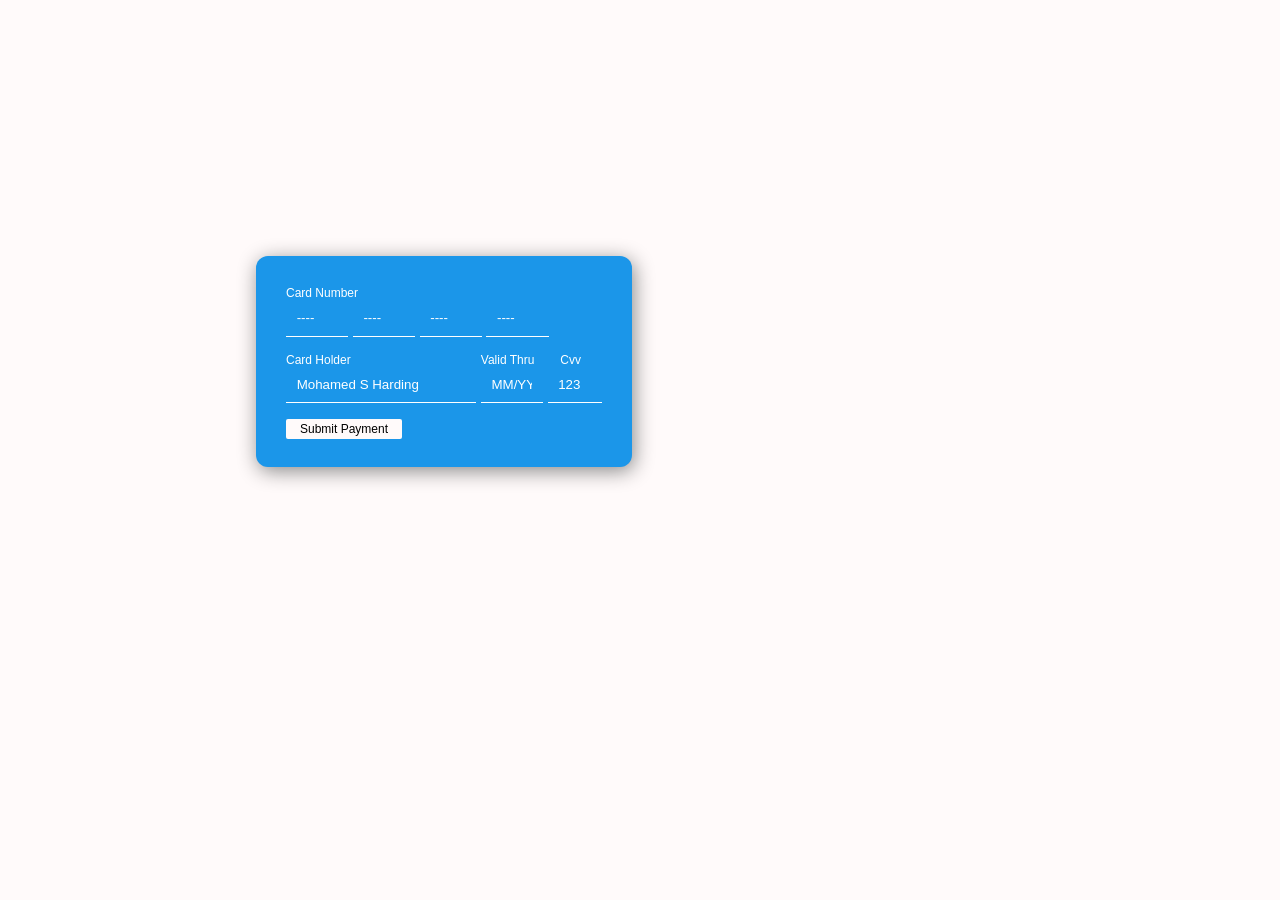
<file: css/checkout-form/index.html>
<!DOCTYPE html>
<html lang="en">
<head>
  <meta charset="UTF-8">
  <meta name="viewport" content="width=device-width, initial-scale=1.0">
  <meta http-equiv="X-UA-Compatible" content="ie=edge">
  <title>Checkout & Pay</title>

  <link rel="stylesheet" href="css/main.css" >

</head>
<body>

  <!-- Wrapper Starts-->
  <div class="wrapper">
    <div class="row">
      <div class="container">
        <form class="checkout-form" action="#">
          <div class="pay-card">
              <div class="card-digits">
                <label for="number">Card Number</label>
                <input type="text" size="4" placeholder="----">
                <input type="text" size="4" placeholder="----">
                <input type="text" size="4" placeholder="----">
                <input type="text" size="4" placeholder="----">
              </div>
              <div class="card-name">
                <!-- Card Fields -->
                  <label for="name">Card Holder</label>
                  <input type="text" placeholder="Mohamed S Harding">
                  <label for="date">Valid Thru</label>
                  <input type="text" size="4" placeholder="MM/YY">
                  <label for="cvv">Cvv</label>
                  <input id="cvv" type="text" size="3" placeholder="123">
              </div>
              <!-- Submit Button-->
              <div class="button">
                  <a class="btn-primary" href="#">Submit Payment</a>
              </div>
          </div>
        </form>
      </div>
    </div>
  </div>
  
</body>
</html>
</file>
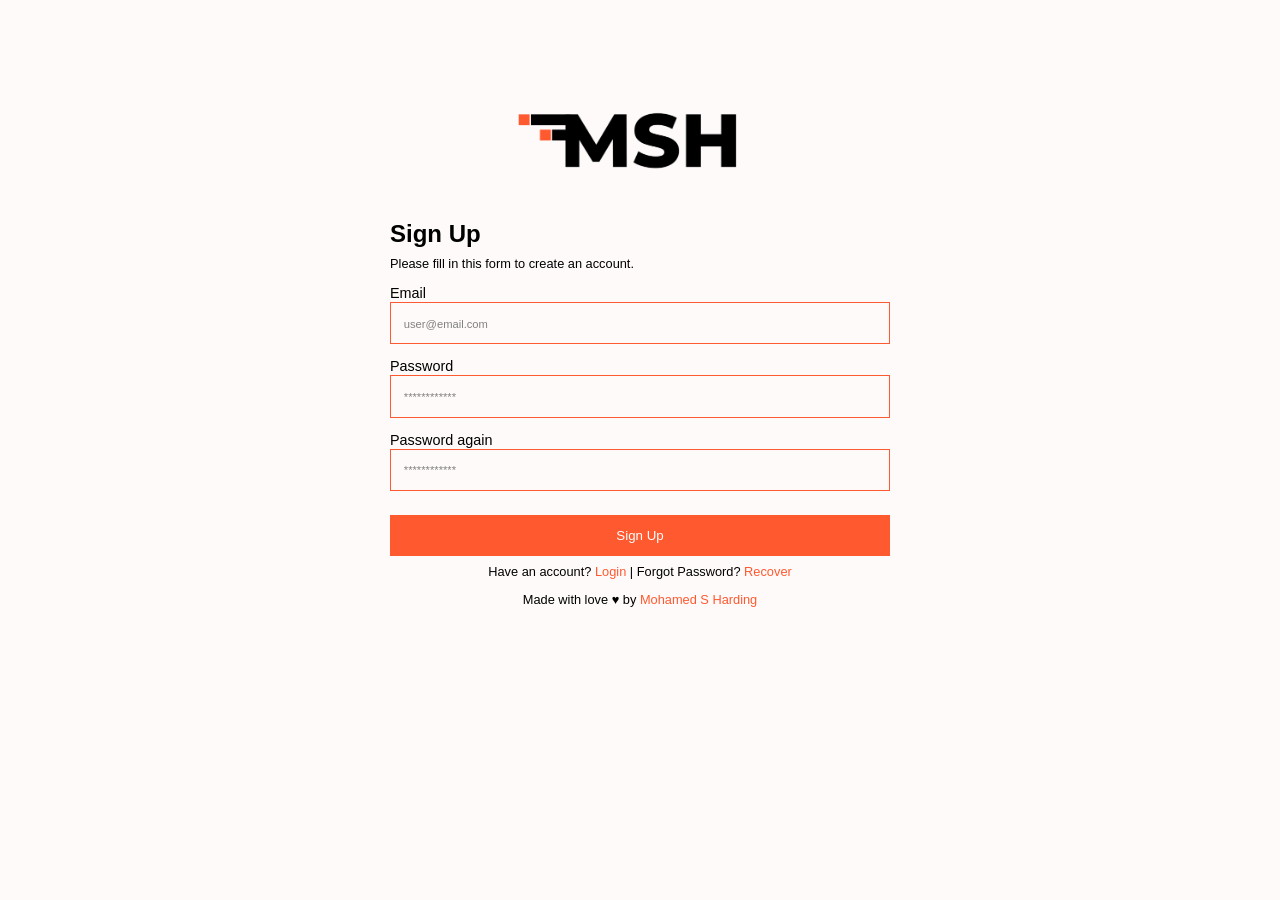
<file: css/master-signup-form/index.html>
<!DOCTYPE html>
<html lang="en">

<head>
    <meta charset="UTF-8">
    <meta name="viewport" content="width=device-width, initial-scale=1.0">
    <meta http-equiv="X-UA-Compatible" content="ie=edge">
    <link rel="stylesheet" href="css/main.css">
    <title>Mohamed S Harding: Register</title>
</head>

<body>

    <div class="container">
        <div class="heading">
            <img class="logo" src="img/logo.png">
            <h2>Sign Up</h2>
            <p class="lead">Please fill in this form to create an account.</p>
        </div>
        <div class="form">
            <form>
                <label for="email"> Email </label>
                <input type="text" name="email" placeholder="user@email.com">
                <label for="password"> Password </label>
                <input type="password" name="password" placeholder="************" required>
                <label for="password"> Password again </label>
                <input type="password" name="password-again" placeholder="************">
            </form>
        </div>
        <div class="footer">
            <button class="btn-primary">Sign Up</button>
            <div class="info">
                <span class="footer-info">
                    <p class="lead"> Have an account? <a href="login.html"> Login </a> | Forgot Password? <a href="forgot-password.html">Recover</a></p>
                    <p class="lead">Made with love &hearts; by <a href="https://sinhard.github.io" target="blank"> Mohamed S Harding</a></p> 
                </span>
            </div>
        </div>
    </div>

</body>

</html
</file>
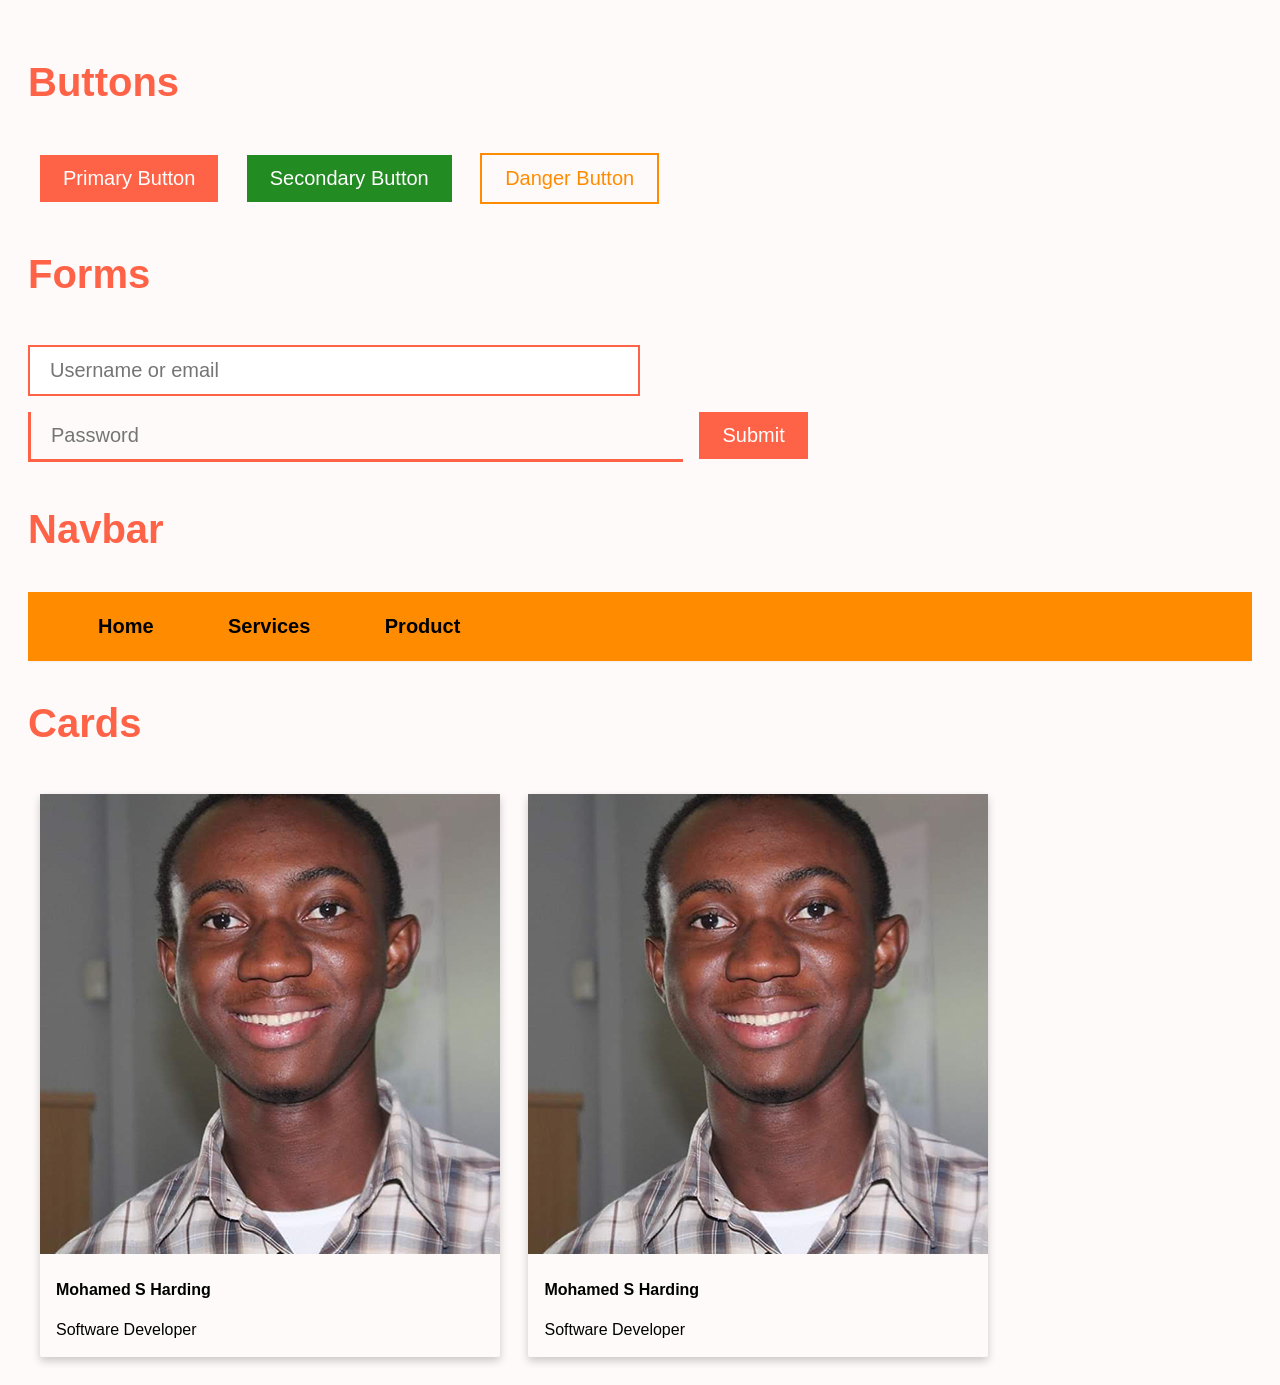
<file: css/mini-css-library/index.html>
<!DOCTYPE html>
<html lang="en">
<head>
    <meta charset="UTF-8">
    <meta name="viewport" content="width=device-width, initial-scale=1.0">
    <meta http-equiv="X-UA-Compatible" content="ie=edge">
    <link rel="stylesheet" href="css/main.css" >
    <title>Buttons</title>
</head>
<body>
    <div class="wrapper">
        <div id="buttons">
            <p class="lead">Buttons</p>
            <div class="row">
                    <button class="btn-primary">Primary Button</buttons>  
            </div>
            <div class="row">
                    <button class="btn-secondary">Secondary Button</buttons>
            </div>
            <div class="row">
                <button class="btn-danger">Danger Button</buttons>
            </div>
        </div>
        <div id="forms">
            <p class="lead">Forms</p>
                <input id="inp-primary" type="text" placeholder="Username or email"></input>
                <input id="inp-primary" type="password" placeholder="Password"></input>
                <div class="row">
                    <button class="btn-primary">Submit</buttons>
                </div>
        </div>
        <div id="navbar">
            <p class="lead">Navbar</p>
            <nav id="primary">
                <ul>
                    <li><a href="#">Home</a></li>
                    <li><a href="#">Services</a></li>
                    <li><a href="#">Product</a></li>
                </ul>
            </nav>
        </div>
        <div id="cards">
            <p class="lead">Cards</p>
            <div class="row">
                <div class="card">
                    <img src="img/avata.jpeg"></img>
                    <div class="container">
                        <h4><b>Mohamed S Harding</b></h4>
                        <p>Software Developer</p>
                    </div>
                </div>
            </div>
            <div class="row">
                <div class="card">
                    <img src="img/avata.jpeg"></img>
                    <div class="container">
                        <h4><b>Mohamed S Harding</b></h4>
                        <p>Software Developer</p>
                    </div>
                </div>
            </div>
        </div>
    </div>
</body>
</html>
</file>
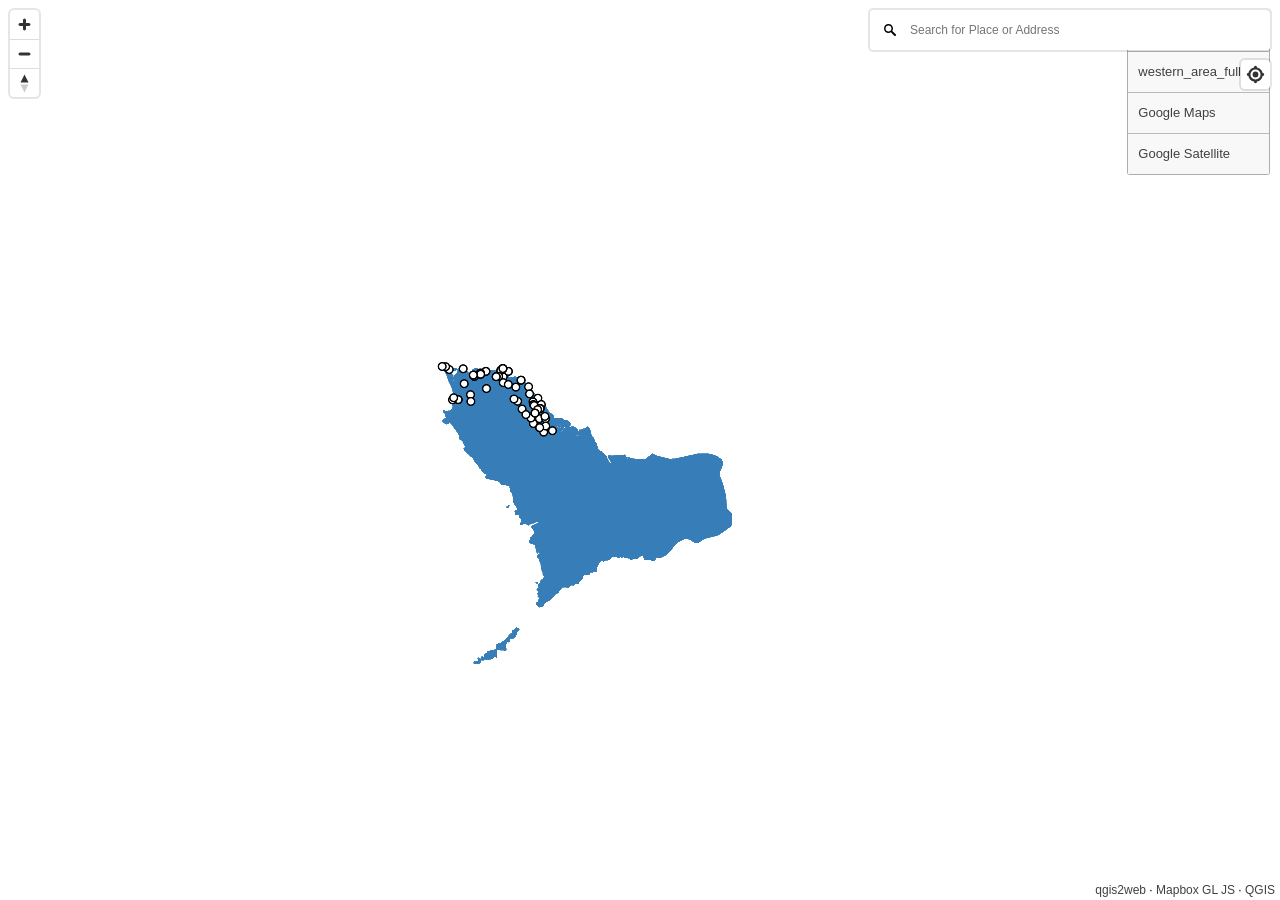
<file: geospatial-analysis-mapping/freetown-settlements/index.html>
<!doctype html>
<html lang="en">
    <head>
        <meta charset="utf-8">
        <meta http-equiv="X-UA-Compatible" content="IE=edge">
        <meta name="viewport" content="initial-scale=1,user-scalable=no,maximum-scale=1,width=device-width">
        <meta name="mobile-web-app-capable" content="yes">
        <meta name="apple-mobile-web-app-capable" content="yes">
        <link rel="stylesheet" href="mapbox/mapbox-gl.css">
        <link rel="stylesheet" href="css/qgis2web.css">
        <link rel="stylesheet" href="mapbox/mapbox-gl-generic-geocoder.css">
        <style>
        html, body, #map {
            width: 100%;
            height: 100%;
            padding: 0;
            margin: 0;
        }
        </style>
        <title>Freetown Settlements</title>
    </head>
    <body>
        <div id="map">
            <nav id="menu"></nav>
              <div id="distance" class="distance-container"></div>
        </div>
        <script src="js/qgis2web_expressions.js"></script>
        <script src="./mapbox/mapbox-gl.js"></script>
        <script src="mapbox/mapbox-gl-generic-geocoder.min.js"></script>
        <script src="data/western_area_full_2.js"></script>
        <script src="data/western_area_points_3.js"></script>
<script src="./mapbox/style.js"></script>
<script src="./js/Autolinker.min.js"></script>
<script>
var map = new mapboxgl.Map({
 container: 'map',
 style: styleJSON,
 center: [-13.022531752743497,8.383197702001526],
 zoom: 9,
 bearing: 360.0,
 attributionControl: false
});
map.addControl(new mapboxgl.NavigationControl(), 'top-left');
map.addControl(new mapboxgl.AttributionControl({
    customAttribution: '<a href="https://github.com/tomchadwin/qgis2web" target="_blank">qgis2web</a> &middot; <a href="https://github.com/mapbox/mapbox-gl-js" target="_blank">Mapbox GL JS</a> &middot; <a href="https://qgis.org" target="_blank">QGIS</a>',
    compact: false
}));
var autolinker = new Autolinker({truncate: {length: 30, location: 'smart'}});

map.on('click', 'lyr_western_area_full_2_0', function (e) {
    var description = '<table>\
                    <tr>\
                        <td colspan="2">' + (e.features[0].properties['NAME_1'] !== null ? autolinker.link(e.features[0].properties['NAME_1'].toLocaleString()) : '') + '</td>\
                    </tr>\
                    <tr>\
                        <td colspan="2">' + (e.features[0].properties['Male_CC'] !== null ? autolinker.link(e.features[0].properties['Male_CC'].toLocaleString()) : '') + '</td>\
                    </tr>\
                    <tr>\
                        <td colspan="2">' + (e.features[0].properties['Female_CC'] !== null ? autolinker.link(e.features[0].properties['Female_CC'].toLocaleString()) : '') + '</td>\
                    </tr>\
                    <tr>\
                        <td colspan="2">' + (e.features[0].properties['Total_CC'] !== null ? autolinker.link(e.features[0].properties['Total_CC'].toLocaleString()) : '') + '</td>\
                    </tr>\
                    <tr>\
                        <td colspan="2">' + (e.features[0].properties['No_Immu'] !== null ? autolinker.link(e.features[0].properties['No_Immu'].toLocaleString()) : '') + '</td>\
                    </tr>\
                    <tr>\
                        <td colspan="2">' + (e.features[0].properties['Pop'] !== null ? autolinker.link(e.features[0].properties['Pop'].toLocaleString()) : '') + '</td>\
                    </tr>\
                </table>'

    new mapboxgl.Popup()
        .setLngLat(e.lngLat)
        .setHTML(description)
        .addTo(map);
});

// Change the cursor to a pointer when the mouse is over the places layer.
map.on('mouseenter', 'lyr_western_area_full_2_0', function () {
    map.getCanvas().style.cursor = 'pointer';
});

// Change it back to a pointer when it leaves.
map.on('mouseleave', 'lyr_western_area_full_2_0', function () {
    map.getCanvas().style.cursor = '';
});
map.on('click', 'lyr_western_area_points_3_0', function (e) {
    var description = '<table>\
                    <tr>\
                        <td colspan="2">' + (e.features[0].properties['OBJECTID'] !== null ? autolinker.link(e.features[0].properties['OBJECTID'].toLocaleString()) : '') + '</td>\
                    </tr>\
                    <tr>\
                        <td colspan="2"><strong>Name</strong><br />' + (e.features[0].properties['featureNam'] !== null ? autolinker.link(e.features[0].properties['featureNam'].toLocaleString()) : '') + '</td>\
                    </tr>\
                    <tr>\
                        <td colspan="2">' + (e.features[0].properties['pcode'] !== null ? autolinker.link(e.features[0].properties['pcode'].toLocaleString()) : '') + '</td>\
                    </tr>\
                    <tr>\
                        <td colspan="2">' + (e.features[0].properties['featureAlt'] !== null ? autolinker.link(e.features[0].properties['featureAlt'].toLocaleString()) : '') + '</td>\
                    </tr>\
                    <tr>\
                        <td colspan="2">' + (e.features[0].properties['featureA_1'] !== null ? autolinker.link(e.features[0].properties['featureA_1'].toLocaleString()) : '') + '</td>\
                    </tr>\
                    <tr>\
                        <td colspan="2">' + (e.features[0].properties['popPlaceCl'] !== null ? autolinker.link(e.features[0].properties['popPlaceCl'].toLocaleString()) : '') + '</td>\
                    </tr>\
                    <tr>\
                        <td colspan="2">' + (e.features[0].properties['popPlace_1'] !== null ? autolinker.link(e.features[0].properties['popPlace_1'].toLocaleString()) : '') + '</td>\
                    </tr>\
                    <tr>\
                        <td colspan="2">' + (e.features[0].properties['admin4Name'] !== null ? autolinker.link(e.features[0].properties['admin4Name'].toLocaleString()) : '') + '</td>\
                    </tr>\
                    <tr>\
                        <td colspan="2">' + (e.features[0].properties['admin4Pcod'] !== null ? autolinker.link(e.features[0].properties['admin4Pcod'].toLocaleString()) : '') + '</td>\
                    </tr>\
                    <tr>\
                        <th scope="row">Zone</th>\
                        <td>' + (e.features[0].properties['admin3Name'] !== null ? autolinker.link(e.features[0].properties['admin3Name'].toLocaleString()) : '') + '</td>\
                    </tr>\
                    <tr>\
                        <td colspan="2">' + (e.features[0].properties['admin3Pcod'] !== null ? autolinker.link(e.features[0].properties['admin3Pcod'].toLocaleString()) : '') + '</td>\
                    </tr>\
                    <tr>\
                        <td colspan="2">' + (e.features[0].properties['admin2Name'] !== null ? autolinker.link(e.features[0].properties['admin2Name'].toLocaleString()) : '') + '</td>\
                    </tr>\
                    <tr>\
                        <td colspan="2">' + (e.features[0].properties['admin2Pcod'] !== null ? autolinker.link(e.features[0].properties['admin2Pcod'].toLocaleString()) : '') + '</td>\
                    </tr>\
                    <tr>\
                        <td colspan="2">' + (e.features[0].properties['admin1Name'] !== null ? autolinker.link(e.features[0].properties['admin1Name'].toLocaleString()) : '') + '</td>\
                    </tr>\
                    <tr>\
                        <td colspan="2">' + (e.features[0].properties['admin1Pcod'] !== null ? autolinker.link(e.features[0].properties['admin1Pcod'].toLocaleString()) : '') + '</td>\
                    </tr>\
                    <tr>\
                        <td colspan="2">' + (e.features[0].properties['admin0Name'] !== null ? autolinker.link(e.features[0].properties['admin0Name'].toLocaleString()) : '') + '</td>\
                    </tr>\
                    <tr>\
                        <td colspan="2">' + (e.features[0].properties['admin0Pcod'] !== null ? autolinker.link(e.features[0].properties['admin0Pcod'].toLocaleString()) : '') + '</td>\
                    </tr>\
                    <tr>\
                        <td colspan="2">' + (e.features[0].properties['date'] !== null ? autolinker.link(e.features[0].properties['date'].toLocaleString()) : '') + '</td>\
                    </tr>\
                    <tr>\
                        <td colspan="2">' + (e.features[0].properties['validOn'] !== null ? autolinker.link(e.features[0].properties['validOn'].toLocaleString()) : '') + '</td>\
                    </tr>\
                    <tr>\
                        <td colspan="2">' + (e.features[0].properties['validTo'] !== null ? autolinker.link(e.features[0].properties['validTo'].toLocaleString()) : '') + '</td>\
                    </tr>\
                </table>'

    new mapboxgl.Popup()
        .setLngLat(e.lngLat)
        .setHTML(description)
        .addTo(map);
});

// Change the cursor to a pointer when the mouse is over the places layer.
map.on('mouseenter', 'lyr_western_area_points_3_0', function () {
    map.getCanvas().style.cursor = 'pointer';
});

// Change it back to a pointer when it leaves.
map.on('mouseleave', 'lyr_western_area_points_3_0', function () {
    map.getCanvas().style.cursor = '';
});
    var toggleableLayerIds = ['lyr_western_area_points_3_0', 'western_area_points','lyr_western_area_full_2_0', 'western_area_full','lyr_GoogleMaps_1_0', 'Google Maps','lyr_GoogleSatellite_0_0', 'Google Satellite'];

    for (var i = 0; i < toggleableLayerIds.length; i=i+2) {
        var id = toggleableLayerIds[i];
        var layerName = toggleableLayerIds[i+1]

        var link = document.createElement('a');
        link.href = '#';
        link.className = 'active';
        link.layer = id;
        link.textContent = layerName;

        link.onclick = function (e) {
            var clickedLayer = this.layer;
            e.preventDefault();
            e.stopPropagation();

            var visibility = map.getLayoutProperty(clickedLayer, 'visibility');

            if (typeof visibility === 'undefined' || visibility == 'visible') {
                map.setLayoutProperty(clickedLayer, 'visibility', 'none');
                this.className = '';
            } else {
                this.className = 'active';
                map.setLayoutProperty(clickedLayer, 'visibility', 'visible');
            }
        };

        var layers = document.getElementById('menu');
        layers.appendChild(link);
    }
        var geocodeNominatimRequest = function(query, mapBounds, options) {
        var params = { format: "json", q: query, limit: options.limit };
        var urlParams = new URLSearchParams(Object.entries(params));

        return fetch("http://nominatim.openstreetmap.org/search?" + urlParams)
            .then(function(response) {
                if(response.ok) {
                    return response.json();
                } else {
                    return [];
                }
            }).then(function(json) {
                return json.map(function(result) {
                    return {
                        name: result.display_name,
                        lat: result.lat,
                        lon: result.lon,
                        bbox: [result.boundingbox[2], result.boundingbox[0],
                               result.boundingbox[3], result.boundingbox[1]]
                    };
                });
            });
        };

        map.addControl(new MapboxGenericGeocoder({}, geocodeNominatimRequest));
</script>
        <script>
        map.addControl(
            new mapboxgl.GeolocateControl({
                positionOptions: {
                    enableHighAccuracy: true
                },
                trackUserLocation: true
            })
        );
        </script>
    </body>
</html>
</file>
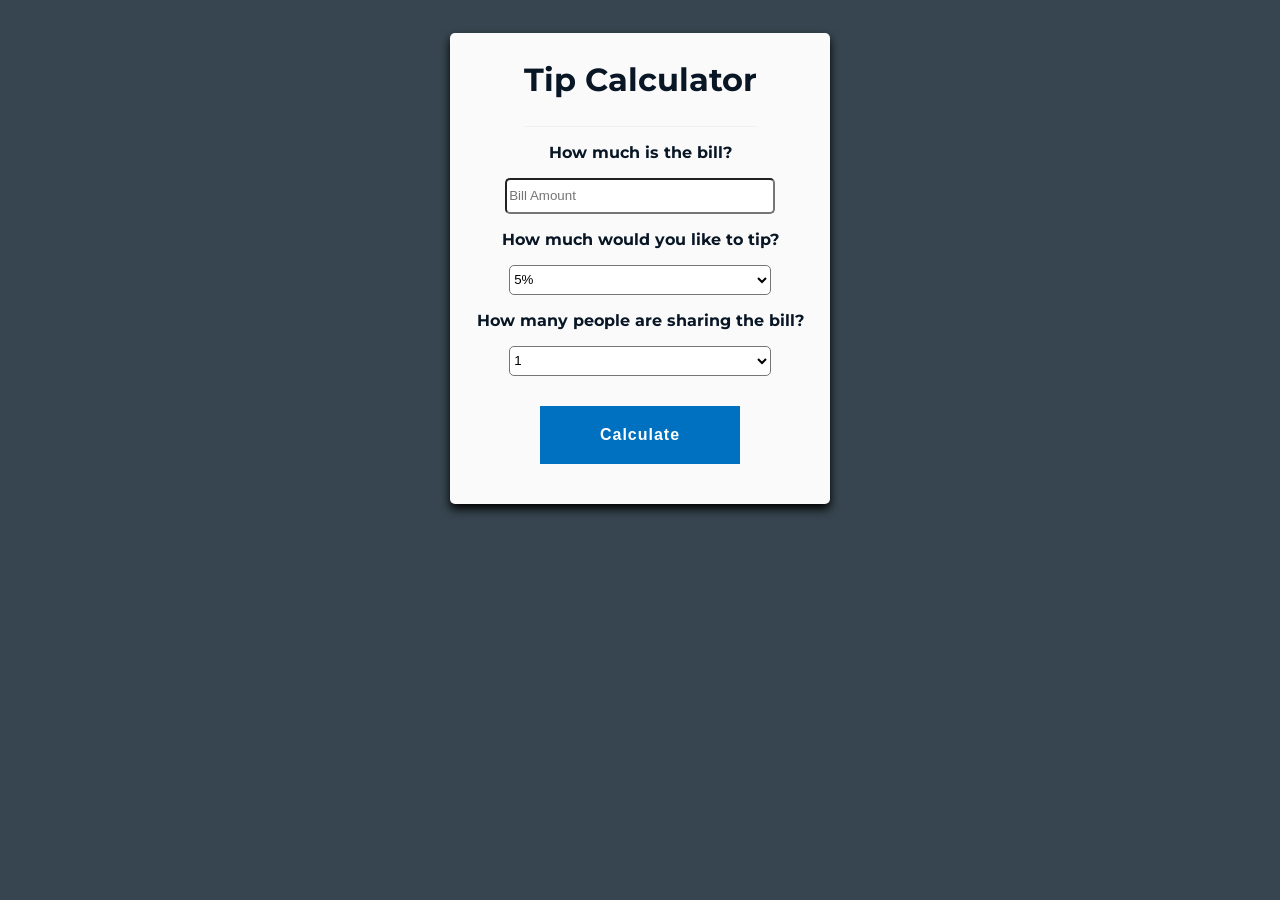
<file: js/tips-calculator/index.html>
<!DOCTYPE html>
<html lang="en">

<head>
	<meta charset="utf-8">
	<title>Tip Calculator</title>
	<link rel="stylesheet" type="text/css" href="style.css">
</head>

<body>
	<div class="container">
		<div class="header">
			<h2>Tip Calculator</h2>
		</div>
		<form>
			<p><b>How much is the bill?</b></p>
			<input type="number" id="amount" placeholder="Bill Amount" maxlength="9">
			<p><b>How much would you like to tip?</b></p>
			<select id="tip">
				<option value="0.05">5%</option>
				<option value="0.1">10%</option>
				<option value="0.15">15%</option>
				<option value="0.2">20%</option>
				<option value="0.3">30%</option>
			</select>
			<p><b>How many people are sharing the bill?</b></p>
			<select id="numberPeople">
				<option value="1">1</option>
				<option value="2">2</option>
				<option value="3">3</option>
				<option value="4">4</option>
				<option value="5">5</option>
				<option value="6">6</option>
				<option value="7">7</option>
				<option value="8">8</option>
				<option value="9">9</option>
				<option value="10">10</option>
				<option value="11">11</option>
				<option value="12">12</option>
				<option value="13">13</option>
				<option value="14">14</option>
				<option value="15">15</option>
				<option value="16">16</option>
				<option value="17">17</option>
				<option value="18">18</option>
				<option value="19">19</option>
				<option value="20">20</option>
			</select>
		</form>
		<button class="calc" onclick="calculateTip()">Calculate</button>
		<div id="single">
			<p><b>Tip: Le. <span id="tipAmount"></span></b></p>
			<p><b>Total: Le. <span id="billTotal"></span></b></p>
		</div>
		<div id="multiple">
			<p><b>Tip Per Person: Le<span id="totalTipMultiple"></span></b></p>
			<p><b>Total Per Person: Le<span id="totalAmountEach"></span></b></p>
			<p><b>Bill Total: Le<span id="billTotalmultiple"></span></b></p>
		</div>
	</div>
	<script src="app.js"></script>
</body>

</html>
</file>
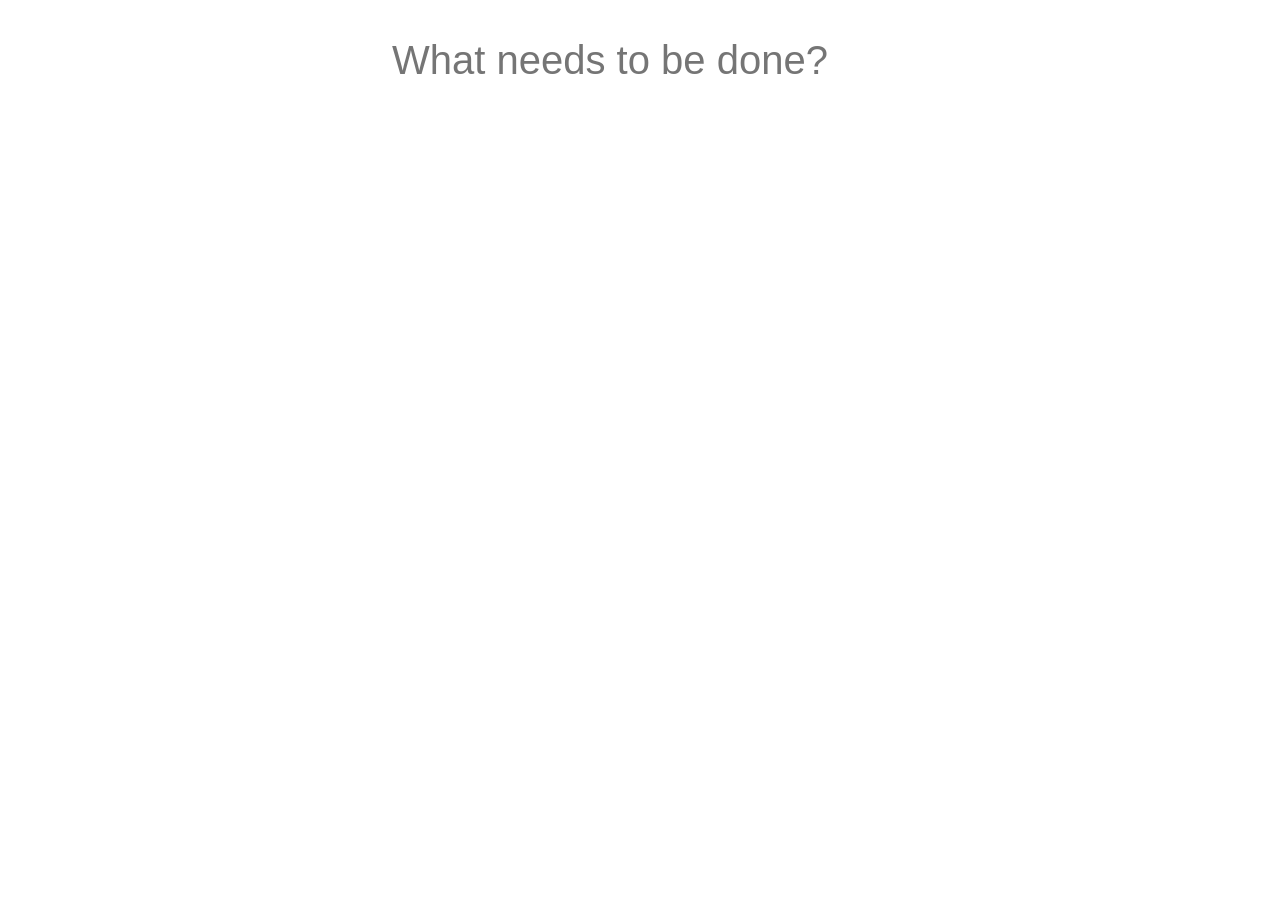
<file: js/to-do-List/index.html>
<!DOCTYPE html>
<html lang="en">
<head>
    <meta charset="UTF-8">
    <meta name="viewport" content="width=device-width, initial-scale=1.0">
    <meta http-equiv="X-UA-Compatible" content="ie=edge">
    <title>To-do List</title>
    <link rel="stylesheet" href="css/main.css">
</head>
<body>
    <!-- Accepts Input From User -->
    <input id="input" type="text" placeholder="What needs to be done?">

    <!-- Handler to display to-do list -->
    <ul id="list"></ul>

    <!-- To-do list script-->
    <script type="text/javascript" src="js/main.js"></script>
</body>
</html>
</file>
<file: css/checkout-form/css/main.css>
/*
Author: Mohamed S Harding
Description: Simple Credit Card Checkout Form
*/
@import 'responsive.css';
body {
    margin: 0%;
    background-color: snow;
    font-family: sans-serif;
}

.wrapper {
    margin: 20%;
}

.row {
    display: block;
}

.container {
    display: block;
}

.checkout-form {
    display: inline-block;
    border: none;
    background-color: rgb(27, 150, 233);
    padding: 30px;
    border-radius: 12px;
    box-shadow: 2px 4px 20px #888;
}

fieldset {
    color: yellow;
}

/* Inputs */

input {
    border: none;
    border-bottom: 1px solid #fff;
    background-color: transparent;
    outline: none;
    padding: 0.8em;
    margin-top: 1em;
}

#cvv {
   
}

/* Labels */

label[for=number] {
    color: #fff;
    font-size: 12px;
    position: absolute;
    text-align: center;
}

label[for=name] {
    color: #fff;
    font-size: 12px;
    position: absolute;
    text-align: center;
}

label[for=date] {
    color: #fff;
    font-size: 12px;
    position: absolute;
    text-align: center;
}

label[for=cvv] {
    color: #fff;
    font-size: 12px;
    position: absolute;
    margin-left: 1%;
    text-align: center;
}

/* Classes */

.button {
    margin-top: 1em;
}

.card-name {
    margin-top: 1em;
}

/* Placeholders */
::placeholder {
    color: #fff;
    opacity: 1;
}

/* Buttons */
.btn-primary {
    padding: 3px 14px;
    background-color: snow;
    border-radius: 2px;
}

.btn-primary:hover {
    background-color:  tomato;
    border: none;
    transition: 0.3ms;
    color: #fff;
    transition: 0.2ms
    box-shadow: 2px 4px 10px #888;
}

a.btn-primary {
    text-decoration: none;
    font-size: 12px;
    font-weight: 800px;
    color: #000;
    font-family: sans-serif;
    text-align: center;
    text-align: center;
}
</file>
<file: css/master-signup-form/css/main.css>
/**
     * @Author: Mohamed S Harding
     * @Title: Dummy User Registration Form
     * @Client: Mohamed S Harding
     */
        /* Default */
        
        * {
            padding: 0%;
            margin: 0%;
            box-sizing: border-box;
        }
        
        body {
            background-color: snow;
            color: #fff;
            font-family: -apple-system, BlinkMacSystemFont, 'Segoe UI', Roboto, Oxygen, Ubuntu, Cantarell, 'Open Sans', 'Helvetica Neue', sans-serif;
        }
        
        p {
            color: #ff592f;
            font-size: 0.8rem;
        }
        
        h2 {
            color: #000;
            text-align: left;
            padding-top: 1rem;
        }
        
        label {
            color: #000;
            font-size: 0.9rem;
            margin-bottom: 0.8rem;
            font-weight: 800%;
        }
        
        input[type=text] {
            width: 500px;
            padding: 0.8rem;
            margin: 10xp 0 22px 0;
            border: 1.5px solid #ff592f;
            background-color: transparent;
            margin-bottom: 0.8rem;
        }
        
        input[type=password] {
            width: 500px;
            padding: 0.8rem;
            margin: 5xp 0 22px 0;
            border: 1.5px solid #ff592f;
            background-color: transparent;
            margin-bottom: 0.8rem;
        }
        
        input[type=text]:focus,
        input[type=password]:focus {
            background-color: snow;
            outline: none;
            color: #ff592f;
        }
        
        input[type=text]::placeholder,
        input[type=password]::placeholder {
            color: grey;
            font-size: 0.7rem;
        }
        
        span.footer-info {
            text-align: center;
        }
        
        span.footer-info a {
            text-decoration: none;
            color: #ff592f;
        }
        /* Container */
        
        .container {
            width: 500px;
            margin: 20px auto;
            margin-top: 5.0rem;
        }
        
        .form {
            background-color: transparent;
        }
        
        .lead {
            margin-top: 0.5rem;
            margin-bottom: 0.8rem;
            color: #000;
        }
        
        .heading {
            color: #fff;
            width: 500px;
        }
        /* Images */
        
        img.logo {
            height: 120px;
            margin-left: 8rem;
        }
        /* Buttons */
        
        .btn-primary {
            background-color: #ff592f;
            border: none;
            width: 500px;
            padding: 0.8rem;
            color: #fff;
            margin-top: 0.7rem;
        }
        
        .btn-primary:hover {
            background-color: #ff8667;
            transition: 0.4s;
            cursor: pointer;
        }
</file>
<file: css/mini-css-library/css/main.css>
/*
@author Mohamed S Harding
@description Buttons
@year 2019
* */

body {
    padding: 0%;
    background-color: snow;
    font-family: Arial, Helvetica, sans-serif;
}

.lead {
    color: tomato;
    font-size: 40px;
    font-weight: 800;
}

.row {
    padding: 8px 12px;
    display: inline-block;
}

.wrapper {
    padding: 12px 20px;
}

/* 
Buttons 
*/

.btn-primary {
    padding: 12px 23px;
    background-color: tomato;
    color: #fff;
    font-size: 20px;
    border: none;
}

.btn-primary:hover {
    box-shadow: 0 12px 25px 0 rgba(0,0,0,0.24), 0 17px 50px 0 rgba(0,0,0,0.19);
}

.btn-secondary {
    padding: 12px 23px;
    background-color: forestgreen;
    color: #fff;
    font-size: 20px;
    border: none;
}

.btn-secondary:hover {
    box-shadow: 0 12px 25px 0 rgba(0,0,0,0.24), 0 17px 50px 0 rgba(0,0,0,0.19);
}

.btn-danger {
    padding: 12px 23px;
    background-color: transparent;
    color: darkorange;
    font-size: 20px;
    border: 2px solid darkorange;
}

.btn-danger:hover {
    box-shadow: 0 12px 25px 0 rgba(0,0,0,0.24), 0 17px 50px 0 rgba(0,0,0,0.19);
}

/*
Forms
*/

input {
    font-size: 20px;
}

input:hover {
    box-shadow: 0 12px 25px 0 rgba(0,0,0,0.24), 0 17px 50px 0 rgba(0,0,0,0.19);
}

input[type=text] {
    width: 50%;
    padding: 12px 20px;
    margin: 8px 0;
    box-sizing: border-box;
    border: 2px solid tomato;
}


input[type=password] {
    width: 50%;
    background-color: transparent;
    border: none;
    padding: 12px 20px;
    border-bottom: 3px solid tomato;
    border-left: 3px solid tomato;
}

/*
Navbar
*/

nav {
    background-color: darkorange;
    width: 100%;
    overflow: auto;
    box-shadow: 0 2px 2px -1px rgba(0, 0, 0, 0.055);
}

nav ul {
    margin: 0;
    padding: 0;
    list-style: none;
}

nav li {
    display: inline-block;
    margin-left: 70px;
    padding-top: 23px;
    padding-bottom: 23px;

    position: relative;
}

nav a {
    color: #000;
    text-decoration: none;
    font-weight: 900;
    font-size: 20px;
}

nav a:hover {
    border-bottom: 3px solid snow;
    border-right: 3px solid snow;
    padding: 3px 2px;
    transition: 0.4ms;
    box-shadow: 0 2px 2px -1px rgba(0, 0, 0, 0.055);
}

nav::hover::before {
    width: 100%
}

.card {
    box-shadow: 0 4px 8px 0px rgba(0, 0, 0, 0.2);
    transition: 0.3s;
    border-radius: 2px;
}

.card:hover {
    box-shadow: 0 4px 8px 0px rgba(0, 0, 0, 0.2);
}

.container {
    padding: 2px 16px;
}
</file>
<file: geospatial-analysis-mapping/freetown-settlements/mapbox/mapbox-gl.css>
.mapboxgl-map{font:12px/20px Helvetica Neue,Arial,Helvetica,sans-serif;overflow:hidden;position:relative;-webkit-tap-highlight-color:rgba(0,0,0,0)}.mapboxgl-canvas{position:absolute;left:0;top:0}.mapboxgl-map:-webkit-full-screen{width:100%;height:100%}.mapboxgl-canary{background-color:salmon}.mapboxgl-canvas-container.mapboxgl-interactive,.mapboxgl-ctrl-group button.mapboxgl-ctrl-compass{cursor:-webkit-grab;cursor:-moz-grab;cursor:grab;-moz-user-select:none;-webkit-user-select:none;-ms-user-select:none;user-select:none}.mapboxgl-canvas-container.mapboxgl-interactive.mapboxgl-track-pointer{cursor:pointer}.mapboxgl-canvas-container.mapboxgl-interactive:active,.mapboxgl-ctrl-group button.mapboxgl-ctrl-compass:active{cursor:-webkit-grabbing;cursor:-moz-grabbing;cursor:grabbing}.mapboxgl-canvas-container.mapboxgl-touch-zoom-rotate,.mapboxgl-canvas-container.mapboxgl-touch-zoom-rotate .mapboxgl-canvas{touch-action:pan-x pan-y}.mapboxgl-canvas-container.mapboxgl-touch-drag-pan,.mapboxgl-canvas-container.mapboxgl-touch-drag-pan .mapboxgl-canvas{touch-action:pinch-zoom}.mapboxgl-canvas-container.mapboxgl-touch-zoom-rotate.mapboxgl-touch-drag-pan,.mapboxgl-canvas-container.mapboxgl-touch-zoom-rotate.mapboxgl-touch-drag-pan .mapboxgl-canvas{touch-action:none}.mapboxgl-ctrl-bottom-left,.mapboxgl-ctrl-bottom-right,.mapboxgl-ctrl-top-left,.mapboxgl-ctrl-top-right{position:absolute;pointer-events:none;z-index:2}.mapboxgl-ctrl-top-left{top:0;left:0}.mapboxgl-ctrl-top-right{top:0;right:0}.mapboxgl-ctrl-bottom-left{bottom:0;left:0}.mapboxgl-ctrl-bottom-right{right:0;bottom:0}.mapboxgl-ctrl{clear:both;pointer-events:auto;transform:translate(0)}.mapboxgl-ctrl-top-left .mapboxgl-ctrl{margin:10px 0 0 10px;float:left}.mapboxgl-ctrl-top-right .mapboxgl-ctrl{margin:10px 10px 0 0;float:right}.mapboxgl-ctrl-bottom-left .mapboxgl-ctrl{margin:0 0 10px 10px;float:left}.mapboxgl-ctrl-bottom-right .mapboxgl-ctrl{margin:0 10px 10px 0;float:right}.mapboxgl-ctrl-group{border-radius:4px;background:#fff}.mapboxgl-ctrl-group:not(:empty){-moz-box-shadow:0 0 2px rgba(0,0,0,.1);-webkit-box-shadow:0 0 2px rgba(0,0,0,.1);box-shadow:0 0 0 2px rgba(0,0,0,.1)}@media (-ms-high-contrast:active){.mapboxgl-ctrl-group:not(:empty){box-shadow:0 0 0 2px ButtonText}}.mapboxgl-ctrl-group button{width:29px;height:29px;display:block;padding:0;outline:none;border:0;box-sizing:border-box;background-color:transparent;cursor:pointer}.mapboxgl-ctrl-group button+button{border-top:1px solid #ddd}.mapboxgl-ctrl button .mapboxgl-ctrl-icon{display:block;width:100%;height:100%;background-repeat:no-repeat;background-position:50%}@media (-ms-high-contrast:active){.mapboxgl-ctrl-icon{background-color:transparent}.mapboxgl-ctrl-group button+button{border-top:1px solid ButtonText}}.mapboxgl-ctrl button::-moz-focus-inner{border:0;padding:0}.mapboxgl-ctrl-group button:focus{box-shadow:0 0 2px 2px #0096ff}.mapboxgl-ctrl button:disabled{cursor:not-allowed}.mapboxgl-ctrl button:disabled .mapboxgl-ctrl-icon{opacity:.25}.mapboxgl-ctrl button:not(:disabled):hover{background-color:rgba(0,0,0,.05)}.mapboxgl-ctrl-group button:focus:focus-visible{box-shadow:0 0 2px 2px #0096ff}.mapboxgl-ctrl-group button:focus:not(:focus-visible){box-shadow:none}.mapboxgl-ctrl-group button:focus:first-child{border-radius:4px 4px 0 0}.mapboxgl-ctrl-group button:focus:last-child{border-radius:0 0 4px 4px}.mapboxgl-ctrl-group button:focus:only-child{border-radius:inherit}.mapboxgl-ctrl button.mapboxgl-ctrl-zoom-out .mapboxgl-ctrl-icon{background-image:url("data:image/svg+xml;charset=utf-8,%3Csvg width='29' height='29' viewBox='0 0 29 29' xmlns='http://www.w3.org/2000/svg' fill='%23333'%3E%3Cpath d='M10 13c-.75 0-1.5.75-1.5 1.5S9.25 16 10 16h9c.75 0 1.5-.75 1.5-1.5S19.75 13 19 13h-9z'/%3E%3C/svg%3E")}.mapboxgl-ctrl button.mapboxgl-ctrl-zoom-in .mapboxgl-ctrl-icon{background-image:url("data:image/svg+xml;charset=utf-8,%3Csvg width='29' height='29' viewBox='0 0 29 29' xmlns='http://www.w3.org/2000/svg' fill='%23333'%3E%3Cpath d='M14.5 8.5c-.75 0-1.5.75-1.5 1.5v3h-3c-.75 0-1.5.75-1.5 1.5S9.25 16 10 16h3v3c0 .75.75 1.5 1.5 1.5S16 19.75 16 19v-3h3c.75 0 1.5-.75 1.5-1.5S19.75 13 19 13h-3v-3c0-.75-.75-1.5-1.5-1.5z'/%3E%3C/svg%3E")}@media (-ms-high-contrast:active){.mapboxgl-ctrl button.mapboxgl-ctrl-zoom-out .mapboxgl-ctrl-icon{background-image:url("data:image/svg+xml;charset=utf-8,%3Csvg width='29' height='29' viewBox='0 0 29 29' xmlns='http://www.w3.org/2000/svg' fill='%23fff'%3E%3Cpath d='M10 13c-.75 0-1.5.75-1.5 1.5S9.25 16 10 16h9c.75 0 1.5-.75 1.5-1.5S19.75 13 19 13h-9z'/%3E%3C/svg%3E")}.mapboxgl-ctrl button.mapboxgl-ctrl-zoom-in .mapboxgl-ctrl-icon{background-image:url("data:image/svg+xml;charset=utf-8,%3Csvg width='29' height='29' viewBox='0 0 29 29' xmlns='http://www.w3.org/2000/svg' fill='%23fff'%3E%3Cpath d='M14.5 8.5c-.75 0-1.5.75-1.5 1.5v3h-3c-.75 0-1.5.75-1.5 1.5S9.25 16 10 16h3v3c0 .75.75 1.5 1.5 1.5S16 19.75 16 19v-3h3c.75 0 1.5-.75 1.5-1.5S19.75 13 19 13h-3v-3c0-.75-.75-1.5-1.5-1.5z'/%3E%3C/svg%3E")}}@media (-ms-high-contrast:black-on-white){.mapboxgl-ctrl button.mapboxgl-ctrl-zoom-out .mapboxgl-ctrl-icon{background-image:url("data:image/svg+xml;charset=utf-8,%3Csvg width='29' height='29' viewBox='0 0 29 29' xmlns='http://www.w3.org/2000/svg'%3E%3Cpath d='M10 13c-.75 0-1.5.75-1.5 1.5S9.25 16 10 16h9c.75 0 1.5-.75 1.5-1.5S19.75 13 19 13h-9z'/%3E%3C/svg%3E")}.mapboxgl-ctrl button.mapboxgl-ctrl-zoom-in .mapboxgl-ctrl-icon{background-image:url("data:image/svg+xml;charset=utf-8,%3Csvg width='29' height='29' viewBox='0 0 29 29' xmlns='http://www.w3.org/2000/svg'%3E%3Cpath d='M14.5 8.5c-.75 0-1.5.75-1.5 1.5v3h-3c-.75 0-1.5.75-1.5 1.5S9.25 16 10 16h3v3c0 .75.75 1.5 1.5 1.5S16 19.75 16 19v-3h3c.75 0 1.5-.75 1.5-1.5S19.75 13 19 13h-3v-3c0-.75-.75-1.5-1.5-1.5z'/%3E%3C/svg%3E")}}.mapboxgl-ctrl button.mapboxgl-ctrl-fullscreen .mapboxgl-ctrl-icon{background-image:url("data:image/svg+xml;charset=utf-8,%3Csvg width='29' height='29' viewBox='0 0 29 29' xmlns='http://www.w3.org/2000/svg' fill='%23333'%3E%3Cpath d='M24 16v5.5c0 1.75-.75 2.5-2.5 2.5H16v-1l3-1.5-4-5.5 1-1 5.5 4 1.5-3h1zM6 16l1.5 3 5.5-4 1 1-4 5.5 3 1.5v1H7.5C5.75 24 5 23.25 5 21.5V16h1zm7-11v1l-3 1.5 4 5.5-1 1-5.5-4L6 13H5V7.5C5 5.75 5.75 5 7.5 5H13zm11 2.5c0-1.75-.75-2.5-2.5-2.5H16v1l3 1.5-4 5.5 1 1 5.5-4 1.5 3h1V7.5z'/%3E%3C/svg%3E")}.mapboxgl-ctrl button.mapboxgl-ctrl-shrink .mapboxgl-ctrl-icon{background-image:url("data:image/svg+xml;charset=utf-8,%3Csvg width='29' height='29' viewBox='0 0 29 29' xmlns='http://www.w3.org/2000/svg'%3E%3Cpath d='M18.5 16c-1.75 0-2.5.75-2.5 2.5V24h1l1.5-3 5.5 4 1-1-4-5.5 3-1.5v-1h-5.5zM13 18.5c0-1.75-.75-2.5-2.5-2.5H5v1l3 1.5L4 24l1 1 5.5-4 1.5 3h1v-5.5zm3-8c0 1.75.75 2.5 2.5 2.5H24v-1l-3-1.5L25 5l-1-1-5.5 4L17 5h-1v5.5zM10.5 13c1.75 0 2.5-.75 2.5-2.5V5h-1l-1.5 3L5 4 4 5l4 5.5L5 12v1h5.5z'/%3E%3C/svg%3E")}@media (-ms-high-contrast:active){.mapboxgl-ctrl button.mapboxgl-ctrl-fullscreen .mapboxgl-ctrl-icon{background-image:url("data:image/svg+xml;charset=utf-8,%3Csvg width='29' height='29' viewBox='0 0 29 29' xmlns='http://www.w3.org/2000/svg' fill='%23fff'%3E%3Cpath d='M24 16v5.5c0 1.75-.75 2.5-2.5 2.5H16v-1l3-1.5-4-5.5 1-1 5.5 4 1.5-3h1zM6 16l1.5 3 5.5-4 1 1-4 5.5 3 1.5v1H7.5C5.75 24 5 23.25 5 21.5V16h1zm7-11v1l-3 1.5 4 5.5-1 1-5.5-4L6 13H5V7.5C5 5.75 5.75 5 7.5 5H13zm11 2.5c0-1.75-.75-2.5-2.5-2.5H16v1l3 1.5-4 5.5 1 1 5.5-4 1.5 3h1V7.5z'/%3E%3C/svg%3E")}.mapboxgl-ctrl button.mapboxgl-ctrl-shrink .mapboxgl-ctrl-icon{background-image:url("data:image/svg+xml;charset=utf-8,%3Csvg width='29' height='29' viewBox='0 0 29 29' xmlns='http://www.w3.org/2000/svg' fill='%23fff'%3E%3Cpath d='M18.5 16c-1.75 0-2.5.75-2.5 2.5V24h1l1.5-3 5.5 4 1-1-4-5.5 3-1.5v-1h-5.5zM13 18.5c0-1.75-.75-2.5-2.5-2.5H5v1l3 1.5L4 24l1 1 5.5-4 1.5 3h1v-5.5zm3-8c0 1.75.75 2.5 2.5 2.5H24v-1l-3-1.5L25 5l-1-1-5.5 4L17 5h-1v5.5zM10.5 13c1.75 0 2.5-.75 2.5-2.5V5h-1l-1.5 3L5 4 4 5l4 5.5L5 12v1h5.5z'/%3E%3C/svg%3E")}}@media (-ms-high-contrast:black-on-white){.mapboxgl-ctrl button.mapboxgl-ctrl-fullscreen .mapboxgl-ctrl-icon{background-image:url("data:image/svg+xml;charset=utf-8,%3Csvg width='29' height='29' viewBox='0 0 29 29' xmlns='http://www.w3.org/2000/svg'%3E%3Cpath d='M24 16v5.5c0 1.75-.75 2.5-2.5 2.5H16v-1l3-1.5-4-5.5 1-1 5.5 4 1.5-3h1zM6 16l1.5 3 5.5-4 1 1-4 5.5 3 1.5v1H7.5C5.75 24 5 23.25 5 21.5V16h1zm7-11v1l-3 1.5 4 5.5-1 1-5.5-4L6 13H5V7.5C5 5.75 5.75 5 7.5 5H13zm11 2.5c0-1.75-.75-2.5-2.5-2.5H16v1l3 1.5-4 5.5 1 1 5.5-4 1.5 3h1V7.5z'/%3E%3C/svg%3E")}.mapboxgl-ctrl button.mapboxgl-ctrl-shrink .mapboxgl-ctrl-icon{background-image:url("data:image/svg+xml;charset=utf-8,%3Csvg width='29' height='29' viewBox='0 0 29 29' xmlns='http://www.w3.org/2000/svg'%3E%3Cpath d='M18.5 16c-1.75 0-2.5.75-2.5 2.5V24h1l1.5-3 5.5 4 1-1-4-5.5 3-1.5v-1h-5.5zM13 18.5c0-1.75-.75-2.5-2.5-2.5H5v1l3 1.5L4 24l1 1 5.5-4 1.5 3h1v-5.5zm3-8c0 1.75.75 2.5 2.5 2.5H24v-1l-3-1.5L25 5l-1-1-5.5 4L17 5h-1v5.5zM10.5 13c1.75 0 2.5-.75 2.5-2.5V5h-1l-1.5 3L5 4 4 5l4 5.5L5 12v1h5.5z'/%3E%3C/svg%3E")}}.mapboxgl-ctrl button.mapboxgl-ctrl-compass .mapboxgl-ctrl-icon{background-image:url("data:image/svg+xml;charset=utf-8,%3Csvg width='29' height='29' viewBox='0 0 29 29' xmlns='http://www.w3.org/2000/svg' fill='%23333'%3E%3Cpath d='M10.5 14l4-8 4 8h-8z'/%3E%3Cpath d='M10.5 16l4 8 4-8h-8z' fill='%23ccc'/%3E%3C/svg%3E")}@media (-ms-high-contrast:active){.mapboxgl-ctrl button.mapboxgl-ctrl-compass .mapboxgl-ctrl-icon{background-image:url("data:image/svg+xml;charset=utf-8,%3Csvg width='29' height='29' viewBox='0 0 29 29' xmlns='http://www.w3.org/2000/svg' fill='%23fff'%3E%3Cpath d='M10.5 14l4-8 4 8h-8z'/%3E%3Cpath d='M10.5 16l4 8 4-8h-8z' fill='%23999'/%3E%3C/svg%3E")}}@media (-ms-high-contrast:black-on-white){.mapboxgl-ctrl button.mapboxgl-ctrl-compass .mapboxgl-ctrl-icon{background-image:url("data:image/svg+xml;charset=utf-8,%3Csvg width='29' height='29' viewBox='0 0 29 29' xmlns='http://www.w3.org/2000/svg'%3E%3Cpath d='M10.5 14l4-8 4 8h-8z'/%3E%3Cpath d='M10.5 16l4 8 4-8h-8z' fill='%23ccc'/%3E%3C/svg%3E")}}.mapboxgl-ctrl button.mapboxgl-ctrl-geolocate .mapboxgl-ctrl-icon{background-image:url("data:image/svg+xml;charset=utf-8,%3Csvg width='29' height='29' viewBox='0 0 20 20' xmlns='http://www.w3.org/2000/svg' fill='%23333'%3E%3Cpath d='M10 4C9 4 9 5 9 5v.1A5 5 0 005.1 9H5s-1 0-1 1 1 1 1 1h.1A5 5 0 009 14.9v.1s0 1 1 1 1-1 1-1v-.1a5 5 0 003.9-3.9h.1s1 0 1-1-1-1-1-1h-.1A5 5 0 0011 5.1V5s0-1-1-1zm0 2.5a3.5 3.5 0 110 7 3.5 3.5 0 110-7z'/%3E%3Ccircle cx='10' cy='10' r='2'/%3E%3C/svg%3E")}.mapboxgl-ctrl button.mapboxgl-ctrl-geolocate:disabled .mapboxgl-ctrl-icon{background-image:url("data:image/svg+xml;charset=utf-8,%3Csvg width='29' height='29' viewBox='0 0 20 20' xmlns='http://www.w3.org/2000/svg' fill='%23aaa'%3E%3Cpath d='M10 4C9 4 9 5 9 5v.1A5 5 0 005.1 9H5s-1 0-1 1 1 1 1 1h.1A5 5 0 009 14.9v.1s0 1 1 1 1-1 1-1v-.1a5 5 0 003.9-3.9h.1s1 0 1-1-1-1-1-1h-.1A5 5 0 0011 5.1V5s0-1-1-1zm0 2.5a3.5 3.5 0 110 7 3.5 3.5 0 110-7z'/%3E%3Ccircle cx='10' cy='10' r='2'/%3E%3Cpath d='M14 5l1 1-9 9-1-1 9-9z' fill='red'/%3E%3C/svg%3E")}.mapboxgl-ctrl button.mapboxgl-ctrl-geolocate.mapboxgl-ctrl-geolocate-active .mapboxgl-ctrl-icon{background-image:url("data:image/svg+xml;charset=utf-8,%3Csvg width='29' height='29' viewBox='0 0 20 20' xmlns='http://www.w3.org/2000/svg' fill='%2333b5e5'%3E%3Cpath d='M10 4C9 4 9 5 9 5v.1A5 5 0 005.1 9H5s-1 0-1 1 1 1 1 1h.1A5 5 0 009 14.9v.1s0 1 1 1 1-1 1-1v-.1a5 5 0 003.9-3.9h.1s1 0 1-1-1-1-1-1h-.1A5 5 0 0011 5.1V5s0-1-1-1zm0 2.5a3.5 3.5 0 110 7 3.5 3.5 0 110-7z'/%3E%3Ccircle cx='10' cy='10' r='2'/%3E%3C/svg%3E")}.mapboxgl-ctrl button.mapboxgl-ctrl-geolocate.mapboxgl-ctrl-geolocate-active-error .mapboxgl-ctrl-icon{background-image:url("data:image/svg+xml;charset=utf-8,%3Csvg width='29' height='29' viewBox='0 0 20 20' xmlns='http://www.w3.org/2000/svg' fill='%23e58978'%3E%3Cpath d='M10 4C9 4 9 5 9 5v.1A5 5 0 005.1 9H5s-1 0-1 1 1 1 1 1h.1A5 5 0 009 14.9v.1s0 1 1 1 1-1 1-1v-.1a5 5 0 003.9-3.9h.1s1 0 1-1-1-1-1-1h-.1A5 5 0 0011 5.1V5s0-1-1-1zm0 2.5a3.5 3.5 0 110 7 3.5 3.5 0 110-7z'/%3E%3Ccircle cx='10' cy='10' r='2'/%3E%3C/svg%3E")}.mapboxgl-ctrl button.mapboxgl-ctrl-geolocate.mapboxgl-ctrl-geolocate-background .mapboxgl-ctrl-icon{background-image:url("data:image/svg+xml;charset=utf-8,%3Csvg width='29' height='29' viewBox='0 0 20 20' xmlns='http://www.w3.org/2000/svg' fill='%2333b5e5'%3E%3Cpath d='M10 4C9 4 9 5 9 5v.1A5 5 0 005.1 9H5s-1 0-1 1 1 1 1 1h.1A5 5 0 009 14.9v.1s0 1 1 1 1-1 1-1v-.1a5 5 0 003.9-3.9h.1s1 0 1-1-1-1-1-1h-.1A5 5 0 0011 5.1V5s0-1-1-1zm0 2.5a3.5 3.5 0 110 7 3.5 3.5 0 110-7z'/%3E%3C/svg%3E")}.mapboxgl-ctrl button.mapboxgl-ctrl-geolocate.mapboxgl-ctrl-geolocate-background-error .mapboxgl-ctrl-icon{background-image:url("data:image/svg+xml;charset=utf-8,%3Csvg width='29' height='29' viewBox='0 0 20 20' xmlns='http://www.w3.org/2000/svg' fill='%23e54e33'%3E%3Cpath d='M10 4C9 4 9 5 9 5v.1A5 5 0 005.1 9H5s-1 0-1 1 1 1 1 1h.1A5 5 0 009 14.9v.1s0 1 1 1 1-1 1-1v-.1a5 5 0 003.9-3.9h.1s1 0 1-1-1-1-1-1h-.1A5 5 0 0011 5.1V5s0-1-1-1zm0 2.5a3.5 3.5 0 110 7 3.5 3.5 0 110-7z'/%3E%3C/svg%3E")}.mapboxgl-ctrl button.mapboxgl-ctrl-geolocate.mapboxgl-ctrl-geolocate-waiting .mapboxgl-ctrl-icon{-webkit-animation:mapboxgl-spin 2s linear infinite;-moz-animation:mapboxgl-spin 2s infinite linear;-o-animation:mapboxgl-spin 2s infinite linear;-ms-animation:mapboxgl-spin 2s infinite linear;animation:mapboxgl-spin 2s linear infinite}@media (-ms-high-contrast:active){.mapboxgl-ctrl button.mapboxgl-ctrl-geolocate .mapboxgl-ctrl-icon{background-image:url("data:image/svg+xml;charset=utf-8,%3Csvg width='29' height='29' viewBox='0 0 20 20' xmlns='http://www.w3.org/2000/svg' fill='%23fff'%3E%3Cpath d='M10 4C9 4 9 5 9 5v.1A5 5 0 005.1 9H5s-1 0-1 1 1 1 1 1h.1A5 5 0 009 14.9v.1s0 1 1 1 1-1 1-1v-.1a5 5 0 003.9-3.9h.1s1 0 1-1-1-1-1-1h-.1A5 5 0 0011 5.1V5s0-1-1-1zm0 2.5a3.5 3.5 0 110 7 3.5 3.5 0 110-7z'/%3E%3Ccircle cx='10' cy='10' r='2'/%3E%3C/svg%3E")}.mapboxgl-ctrl button.mapboxgl-ctrl-geolocate:disabled .mapboxgl-ctrl-icon{background-image:url("data:image/svg+xml;charset=utf-8,%3Csvg width='29' height='29' viewBox='0 0 20 20' xmlns='http://www.w3.org/2000/svg' fill='%23999'%3E%3Cpath d='M10 4C9 4 9 5 9 5v.1A5 5 0 005.1 9H5s-1 0-1 1 1 1 1 1h.1A5 5 0 009 14.9v.1s0 1 1 1 1-1 1-1v-.1a5 5 0 003.9-3.9h.1s1 0 1-1-1-1-1-1h-.1A5 5 0 0011 5.1V5s0-1-1-1zm0 2.5a3.5 3.5 0 110 7 3.5 3.5 0 110-7z'/%3E%3Ccircle cx='10' cy='10' r='2'/%3E%3Cpath d='M14 5l1 1-9 9-1-1 9-9z' fill='red'/%3E%3C/svg%3E")}.mapboxgl-ctrl button.mapboxgl-ctrl-geolocate.mapboxgl-ctrl-geolocate-active .mapboxgl-ctrl-icon{background-image:url("data:image/svg+xml;charset=utf-8,%3Csvg width='29' height='29' viewBox='0 0 20 20' xmlns='http://www.w3.org/2000/svg' fill='%2333b5e5'%3E%3Cpath d='M10 4C9 4 9 5 9 5v.1A5 5 0 005.1 9H5s-1 0-1 1 1 1 1 1h.1A5 5 0 009 14.9v.1s0 1 1 1 1-1 1-1v-.1a5 5 0 003.9-3.9h.1s1 0 1-1-1-1-1-1h-.1A5 5 0 0011 5.1V5s0-1-1-1zm0 2.5a3.5 3.5 0 110 7 3.5 3.5 0 110-7z'/%3E%3Ccircle cx='10' cy='10' r='2'/%3E%3C/svg%3E")}.mapboxgl-ctrl button.mapboxgl-ctrl-geolocate.mapboxgl-ctrl-geolocate-active-error .mapboxgl-ctrl-icon{background-image:url("data:image/svg+xml;charset=utf-8,%3Csvg width='29' height='29' viewBox='0 0 20 20' xmlns='http://www.w3.org/2000/svg' fill='%23e58978'%3E%3Cpath d='M10 4C9 4 9 5 9 5v.1A5 5 0 005.1 9H5s-1 0-1 1 1 1 1 1h.1A5 5 0 009 14.9v.1s0 1 1 1 1-1 1-1v-.1a5 5 0 003.9-3.9h.1s1 0 1-1-1-1-1-1h-.1A5 5 0 0011 5.1V5s0-1-1-1zm0 2.5a3.5 3.5 0 110 7 3.5 3.5 0 110-7z'/%3E%3Ccircle cx='10' cy='10' r='2'/%3E%3C/svg%3E")}.mapboxgl-ctrl button.mapboxgl-ctrl-geolocate.mapboxgl-ctrl-geolocate-background .mapboxgl-ctrl-icon{background-image:url("data:image/svg+xml;charset=utf-8,%3Csvg width='29' height='29' viewBox='0 0 20 20' xmlns='http://www.w3.org/2000/svg' fill='%2333b5e5'%3E%3Cpath d='M10 4C9 4 9 5 9 5v.1A5 5 0 005.1 9H5s-1 0-1 1 1 1 1 1h.1A5 5 0 009 14.9v.1s0 1 1 1 1-1 1-1v-.1a5 5 0 003.9-3.9h.1s1 0 1-1-1-1-1-1h-.1A5 5 0 0011 5.1V5s0-1-1-1zm0 2.5a3.5 3.5 0 110 7 3.5 3.5 0 110-7z'/%3E%3C/svg%3E")}.mapboxgl-ctrl button.mapboxgl-ctrl-geolocate.mapboxgl-ctrl-geolocate-background-error .mapboxgl-ctrl-icon{background-image:url("data:image/svg+xml;charset=utf-8,%3Csvg width='29' height='29' viewBox='0 0 20 20' xmlns='http://www.w3.org/2000/svg' fill='%23e54e33'%3E%3Cpath d='M10 4C9 4 9 5 9 5v.1A5 5 0 005.1 9H5s-1 0-1 1 1 1 1 1h.1A5 5 0 009 14.9v.1s0 1 1 1 1-1 1-1v-.1a5 5 0 003.9-3.9h.1s1 0 1-1-1-1-1-1h-.1A5 5 0 0011 5.1V5s0-1-1-1zm0 2.5a3.5 3.5 0 110 7 3.5 3.5 0 110-7z'/%3E%3C/svg%3E")}}@media (-ms-high-contrast:black-on-white){.mapboxgl-ctrl button.mapboxgl-ctrl-geolocate .mapboxgl-ctrl-icon{background-image:url("data:image/svg+xml;charset=utf-8,%3Csvg width='29' height='29' viewBox='0 0 20 20' xmlns='http://www.w3.org/2000/svg'%3E%3Cpath d='M10 4C9 4 9 5 9 5v.1A5 5 0 005.1 9H5s-1 0-1 1 1 1 1 1h.1A5 5 0 009 14.9v.1s0 1 1 1 1-1 1-1v-.1a5 5 0 003.9-3.9h.1s1 0 1-1-1-1-1-1h-.1A5 5 0 0011 5.1V5s0-1-1-1zm0 2.5a3.5 3.5 0 110 7 3.5 3.5 0 110-7z'/%3E%3Ccircle cx='10' cy='10' r='2'/%3E%3C/svg%3E")}.mapboxgl-ctrl button.mapboxgl-ctrl-geolocate:disabled .mapboxgl-ctrl-icon{background-image:url("data:image/svg+xml;charset=utf-8,%3Csvg width='29' height='29' viewBox='0 0 20 20' xmlns='http://www.w3.org/2000/svg' fill='%23666'%3E%3Cpath d='M10 4C9 4 9 5 9 5v.1A5 5 0 005.1 9H5s-1 0-1 1 1 1 1 1h.1A5 5 0 009 14.9v.1s0 1 1 1 1-1 1-1v-.1a5 5 0 003.9-3.9h.1s1 0 1-1-1-1-1-1h-.1A5 5 0 0011 5.1V5s0-1-1-1zm0 2.5a3.5 3.5 0 110 7 3.5 3.5 0 110-7z'/%3E%3Ccircle cx='10' cy='10' r='2'/%3E%3Cpath d='M14 5l1 1-9 9-1-1 9-9z' fill='red'/%3E%3C/svg%3E")}}@-webkit-keyframes mapboxgl-spin{0%{-webkit-transform:rotate(0deg)}to{-webkit-transform:rotate(1turn)}}@-moz-keyframes mapboxgl-spin{0%{-moz-transform:rotate(0deg)}to{-moz-transform:rotate(1turn)}}@-o-keyframes mapboxgl-spin{0%{-o-transform:rotate(0deg)}to{-o-transform:rotate(1turn)}}@-ms-keyframes mapboxgl-spin{0%{-ms-transform:rotate(0deg)}to{-ms-transform:rotate(1turn)}}@keyframes mapboxgl-spin{0%{transform:rotate(0deg)}to{transform:rotate(1turn)}}a.mapboxgl-ctrl-logo{width:88px;height:23px;margin:0 0 -4px -4px;display:block;background-repeat:no-repeat;cursor:pointer;overflow:hidden;background-image:url("data:image/svg+xml;charset=utf-8,%3Csvg width='88' height='23' viewBox='0 0 88 23' xmlns='http://www.w3.org/2000/svg' xmlns:xlink='http://www.w3.org/1999/xlink' fill-rule='evenodd'%3E%3Cdefs%3E%3Cpath id='a' d='M11.5 2.25c5.105 0 9.25 4.145 9.25 9.25s-4.145 9.25-9.25 9.25-9.25-4.145-9.25-9.25 4.145-9.25 9.25-9.25zM6.997 15.983c-.051-.338-.828-5.802 2.233-8.873a4.395 4.395 0 013.13-1.28c1.27 0 2.49.51 3.39 1.42.91.9 1.42 2.12 1.42 3.39 0 1.18-.449 2.301-1.28 3.13C12.72 16.93 7 16 7 16l-.003-.017zM15.3 10.5l-2 .8-.8 2-.8-2-2-.8 2-.8.8-2 .8 2 2 .8z'/%3E%3Cpath id='b' d='M50.63 8c.13 0 .23.1.23.23V9c.7-.76 1.7-1.18 2.73-1.18 2.17 0 3.95 1.85 3.95 4.17s-1.77 4.19-3.94 4.19c-1.04 0-2.03-.43-2.74-1.18v3.77c0 .13-.1.23-.23.23h-1.4c-.13 0-.23-.1-.23-.23V8.23c0-.12.1-.23.23-.23h1.4zm-3.86.01c.01 0 .01 0 .01-.01.13 0 .22.1.22.22v7.55c0 .12-.1.23-.23.23h-1.4c-.13 0-.23-.1-.23-.23V15c-.7.76-1.69 1.19-2.73 1.19-2.17 0-3.94-1.87-3.94-4.19 0-2.32 1.77-4.19 3.94-4.19 1.03 0 2.02.43 2.73 1.18v-.75c0-.12.1-.23.23-.23h1.4zm26.375-.19a4.24 4.24 0 00-4.16 3.29c-.13.59-.13 1.19 0 1.77a4.233 4.233 0 004.17 3.3c2.35 0 4.26-1.87 4.26-4.19 0-2.32-1.9-4.17-4.27-4.17zM60.63 5c.13 0 .23.1.23.23v3.76c.7-.76 1.7-1.18 2.73-1.18 1.88 0 3.45 1.4 3.84 3.28.13.59.13 1.2 0 1.8-.39 1.88-1.96 3.29-3.84 3.29-1.03 0-2.02-.43-2.73-1.18v.77c0 .12-.1.23-.23.23h-1.4c-.13 0-.23-.1-.23-.23V5.23c0-.12.1-.23.23-.23h1.4zm-34 11h-1.4c-.13 0-.23-.11-.23-.23V8.22c.01-.13.1-.22.23-.22h1.4c.13 0 .22.11.23.22v.68c.5-.68 1.3-1.09 2.16-1.1h.03c1.09 0 2.09.6 2.6 1.55.45-.95 1.4-1.55 2.44-1.56 1.62 0 2.93 1.25 2.9 2.78l.03 5.2c0 .13-.1.23-.23.23h-1.41c-.13 0-.23-.11-.23-.23v-4.59c0-.98-.74-1.71-1.62-1.71-.8 0-1.46.7-1.59 1.62l.01 4.68c0 .13-.11.23-.23.23h-1.41c-.13 0-.23-.11-.23-.23v-4.59c0-.98-.74-1.71-1.62-1.71-.85 0-1.54.79-1.6 1.8v4.5c0 .13-.1.23-.23.23zm53.615 0h-1.61c-.04 0-.08-.01-.12-.03-.09-.06-.13-.19-.06-.28l2.43-3.71-2.39-3.65a.213.213 0 01-.03-.12c0-.12.09-.21.21-.21h1.61c.13 0 .24.06.3.17l1.41 2.37 1.4-2.37a.34.34 0 01.3-.17h1.6c.04 0 .08.01.12.03.09.06.13.19.06.28l-2.37 3.65 2.43 3.7c0 .05.01.09.01.13 0 .12-.09.21-.21.21h-1.61c-.13 0-.24-.06-.3-.17l-1.44-2.42-1.44 2.42a.34.34 0 01-.3.17zm-7.12-1.49c-1.33 0-2.42-1.12-2.42-2.51 0-1.39 1.08-2.52 2.42-2.52 1.33 0 2.42 1.12 2.42 2.51 0 1.39-1.08 2.51-2.42 2.52zm-19.865 0c-1.32 0-2.39-1.11-2.42-2.48v-.07c.02-1.38 1.09-2.49 2.4-2.49 1.32 0 2.41 1.12 2.41 2.51 0 1.39-1.07 2.52-2.39 2.53zm-8.11-2.48c-.01 1.37-1.09 2.47-2.41 2.47s-2.42-1.12-2.42-2.51c0-1.39 1.08-2.52 2.4-2.52 1.33 0 2.39 1.11 2.41 2.48l.02.08zm18.12 2.47c-1.32 0-2.39-1.11-2.41-2.48v-.06c.02-1.38 1.09-2.48 2.41-2.48s2.42 1.12 2.42 2.51c0 1.39-1.09 2.51-2.42 2.51z'/%3E%3C/defs%3E%3Cmask id='c'%3E%3Crect width='100%25' height='100%25' fill='%23fff'/%3E%3Cuse xlink:href='%23a'/%3E%3Cuse xlink:href='%23b'/%3E%3C/mask%3E%3Cg opacity='.3' stroke='%23000' stroke-width='3'%3E%3Ccircle mask='url(%23c)' cx='11.5' cy='11.5' r='9.25'/%3E%3Cuse xlink:href='%23b' mask='url(%23c)'/%3E%3C/g%3E%3Cg opacity='.9' fill='%23fff'%3E%3Cuse xlink:href='%23a'/%3E%3Cuse xlink:href='%23b'/%3E%3C/g%3E%3C/svg%3E")}a.mapboxgl-ctrl-logo.mapboxgl-compact{width:23px}@media (-ms-high-contrast:active){a.mapboxgl-ctrl-logo{background-color:transparent;background-image:url("data:image/svg+xml;charset=utf-8,%3Csvg width='88' height='23' viewBox='0 0 88 23' xmlns='http://www.w3.org/2000/svg' xmlns:xlink='http://www.w3.org/1999/xlink' fill-rule='evenodd'%3E%3Cdefs%3E%3Cpath id='a' d='M11.5 2.25c5.105 0 9.25 4.145 9.25 9.25s-4.145 9.25-9.25 9.25-9.25-4.145-9.25-9.25 4.145-9.25 9.25-9.25zM6.997 15.983c-.051-.338-.828-5.802 2.233-8.873a4.395 4.395 0 013.13-1.28c1.27 0 2.49.51 3.39 1.42.91.9 1.42 2.12 1.42 3.39 0 1.18-.449 2.301-1.28 3.13C12.72 16.93 7 16 7 16l-.003-.017zM15.3 10.5l-2 .8-.8 2-.8-2-2-.8 2-.8.8-2 .8 2 2 .8z'/%3E%3Cpath id='b' d='M50.63 8c.13 0 .23.1.23.23V9c.7-.76 1.7-1.18 2.73-1.18 2.17 0 3.95 1.85 3.95 4.17s-1.77 4.19-3.94 4.19c-1.04 0-2.03-.43-2.74-1.18v3.77c0 .13-.1.23-.23.23h-1.4c-.13 0-.23-.1-.23-.23V8.23c0-.12.1-.23.23-.23h1.4zm-3.86.01c.01 0 .01 0 .01-.01.13 0 .22.1.22.22v7.55c0 .12-.1.23-.23.23h-1.4c-.13 0-.23-.1-.23-.23V15c-.7.76-1.69 1.19-2.73 1.19-2.17 0-3.94-1.87-3.94-4.19 0-2.32 1.77-4.19 3.94-4.19 1.03 0 2.02.43 2.73 1.18v-.75c0-.12.1-.23.23-.23h1.4zm26.375-.19a4.24 4.24 0 00-4.16 3.29c-.13.59-.13 1.19 0 1.77a4.233 4.233 0 004.17 3.3c2.35 0 4.26-1.87 4.26-4.19 0-2.32-1.9-4.17-4.27-4.17zM60.63 5c.13 0 .23.1.23.23v3.76c.7-.76 1.7-1.18 2.73-1.18 1.88 0 3.45 1.4 3.84 3.28.13.59.13 1.2 0 1.8-.39 1.88-1.96 3.29-3.84 3.29-1.03 0-2.02-.43-2.73-1.18v.77c0 .12-.1.23-.23.23h-1.4c-.13 0-.23-.1-.23-.23V5.23c0-.12.1-.23.23-.23h1.4zm-34 11h-1.4c-.13 0-.23-.11-.23-.23V8.22c.01-.13.1-.22.23-.22h1.4c.13 0 .22.11.23.22v.68c.5-.68 1.3-1.09 2.16-1.1h.03c1.09 0 2.09.6 2.6 1.55.45-.95 1.4-1.55 2.44-1.56 1.62 0 2.93 1.25 2.9 2.78l.03 5.2c0 .13-.1.23-.23.23h-1.41c-.13 0-.23-.11-.23-.23v-4.59c0-.98-.74-1.71-1.62-1.71-.8 0-1.46.7-1.59 1.62l.01 4.68c0 .13-.11.23-.23.23h-1.41c-.13 0-.23-.11-.23-.23v-4.59c0-.98-.74-1.71-1.62-1.71-.85 0-1.54.79-1.6 1.8v4.5c0 .13-.1.23-.23.23zm53.615 0h-1.61c-.04 0-.08-.01-.12-.03-.09-.06-.13-.19-.06-.28l2.43-3.71-2.39-3.65a.213.213 0 01-.03-.12c0-.12.09-.21.21-.21h1.61c.13 0 .24.06.3.17l1.41 2.37 1.4-2.37a.34.34 0 01.3-.17h1.6c.04 0 .08.01.12.03.09.06.13.19.06.28l-2.37 3.65 2.43 3.7c0 .05.01.09.01.13 0 .12-.09.21-.21.21h-1.61c-.13 0-.24-.06-.3-.17l-1.44-2.42-1.44 2.42a.34.34 0 01-.3.17zm-7.12-1.49c-1.33 0-2.42-1.12-2.42-2.51 0-1.39 1.08-2.52 2.42-2.52 1.33 0 2.42 1.12 2.42 2.51 0 1.39-1.08 2.51-2.42 2.52zm-19.865 0c-1.32 0-2.39-1.11-2.42-2.48v-.07c.02-1.38 1.09-2.49 2.4-2.49 1.32 0 2.41 1.12 2.41 2.51 0 1.39-1.07 2.52-2.39 2.53zm-8.11-2.48c-.01 1.37-1.09 2.47-2.41 2.47s-2.42-1.12-2.42-2.51c0-1.39 1.08-2.52 2.4-2.52 1.33 0 2.39 1.11 2.41 2.48l.02.08zm18.12 2.47c-1.32 0-2.39-1.11-2.41-2.48v-.06c.02-1.38 1.09-2.48 2.41-2.48s2.42 1.12 2.42 2.51c0 1.39-1.09 2.51-2.42 2.51z'/%3E%3C/defs%3E%3Cmask id='c'%3E%3Crect width='100%25' height='100%25' fill='%23fff'/%3E%3Cuse xlink:href='%23a'/%3E%3Cuse xlink:href='%23b'/%3E%3C/mask%3E%3Cg stroke='%23000' stroke-width='3'%3E%3Ccircle mask='url(%23c)' cx='11.5' cy='11.5' r='9.25'/%3E%3Cuse xlink:href='%23b' mask='url(%23c)'/%3E%3C/g%3E%3Cg fill='%23fff'%3E%3Cuse xlink:href='%23a'/%3E%3Cuse xlink:href='%23b'/%3E%3C/g%3E%3C/svg%3E")}}@media (-ms-high-contrast:black-on-white){a.mapboxgl-ctrl-logo{background-image:url("data:image/svg+xml;charset=utf-8,%3Csvg width='88' height='23' viewBox='0 0 88 23' xmlns='http://www.w3.org/2000/svg' xmlns:xlink='http://www.w3.org/1999/xlink' fill-rule='evenodd'%3E%3Cdefs%3E%3Cpath id='a' d='M11.5 2.25c5.105 0 9.25 4.145 9.25 9.25s-4.145 9.25-9.25 9.25-9.25-4.145-9.25-9.25 4.145-9.25 9.25-9.25zM6.997 15.983c-.051-.338-.828-5.802 2.233-8.873a4.395 4.395 0 013.13-1.28c1.27 0 2.49.51 3.39 1.42.91.9 1.42 2.12 1.42 3.39 0 1.18-.449 2.301-1.28 3.13C12.72 16.93 7 16 7 16l-.003-.017zM15.3 10.5l-2 .8-.8 2-.8-2-2-.8 2-.8.8-2 .8 2 2 .8z'/%3E%3Cpath id='b' d='M50.63 8c.13 0 .23.1.23.23V9c.7-.76 1.7-1.18 2.73-1.18 2.17 0 3.95 1.85 3.95 4.17s-1.77 4.19-3.94 4.19c-1.04 0-2.03-.43-2.74-1.18v3.77c0 .13-.1.23-.23.23h-1.4c-.13 0-.23-.1-.23-.23V8.23c0-.12.1-.23.23-.23h1.4zm-3.86.01c.01 0 .01 0 .01-.01.13 0 .22.1.22.22v7.55c0 .12-.1.23-.23.23h-1.4c-.13 0-.23-.1-.23-.23V15c-.7.76-1.69 1.19-2.73 1.19-2.17 0-3.94-1.87-3.94-4.19 0-2.32 1.77-4.19 3.94-4.19 1.03 0 2.02.43 2.73 1.18v-.75c0-.12.1-.23.23-.23h1.4zm26.375-.19a4.24 4.24 0 00-4.16 3.29c-.13.59-.13 1.19 0 1.77a4.233 4.233 0 004.17 3.3c2.35 0 4.26-1.87 4.26-4.19 0-2.32-1.9-4.17-4.27-4.17zM60.63 5c.13 0 .23.1.23.23v3.76c.7-.76 1.7-1.18 2.73-1.18 1.88 0 3.45 1.4 3.84 3.28.13.59.13 1.2 0 1.8-.39 1.88-1.96 3.29-3.84 3.29-1.03 0-2.02-.43-2.73-1.18v.77c0 .12-.1.23-.23.23h-1.4c-.13 0-.23-.1-.23-.23V5.23c0-.12.1-.23.23-.23h1.4zm-34 11h-1.4c-.13 0-.23-.11-.23-.23V8.22c.01-.13.1-.22.23-.22h1.4c.13 0 .22.11.23.22v.68c.5-.68 1.3-1.09 2.16-1.1h.03c1.09 0 2.09.6 2.6 1.55.45-.95 1.4-1.55 2.44-1.56 1.62 0 2.93 1.25 2.9 2.78l.03 5.2c0 .13-.1.23-.23.23h-1.41c-.13 0-.23-.11-.23-.23v-4.59c0-.98-.74-1.71-1.62-1.71-.8 0-1.46.7-1.59 1.62l.01 4.68c0 .13-.11.23-.23.23h-1.41c-.13 0-.23-.11-.23-.23v-4.59c0-.98-.74-1.71-1.62-1.71-.85 0-1.54.79-1.6 1.8v4.5c0 .13-.1.23-.23.23zm53.615 0h-1.61c-.04 0-.08-.01-.12-.03-.09-.06-.13-.19-.06-.28l2.43-3.71-2.39-3.65a.213.213 0 01-.03-.12c0-.12.09-.21.21-.21h1.61c.13 0 .24.06.3.17l1.41 2.37 1.4-2.37a.34.34 0 01.3-.17h1.6c.04 0 .08.01.12.03.09.06.13.19.06.28l-2.37 3.65 2.43 3.7c0 .05.01.09.01.13 0 .12-.09.21-.21.21h-1.61c-.13 0-.24-.06-.3-.17l-1.44-2.42-1.44 2.42a.34.34 0 01-.3.17zm-7.12-1.49c-1.33 0-2.42-1.12-2.42-2.51 0-1.39 1.08-2.52 2.42-2.52 1.33 0 2.42 1.12 2.42 2.51 0 1.39-1.08 2.51-2.42 2.52zm-19.865 0c-1.32 0-2.39-1.11-2.42-2.48v-.07c.02-1.38 1.09-2.49 2.4-2.49 1.32 0 2.41 1.12 2.41 2.51 0 1.39-1.07 2.52-2.39 2.53zm-8.11-2.48c-.01 1.37-1.09 2.47-2.41 2.47s-2.42-1.12-2.42-2.51c0-1.39 1.08-2.52 2.4-2.52 1.33 0 2.39 1.11 2.41 2.48l.02.08zm18.12 2.47c-1.32 0-2.39-1.11-2.41-2.48v-.06c.02-1.38 1.09-2.48 2.41-2.48s2.42 1.12 2.42 2.51c0 1.39-1.09 2.51-2.42 2.51z'/%3E%3C/defs%3E%3Cmask id='c'%3E%3Crect width='100%25' height='100%25' fill='%23fff'/%3E%3Cuse xlink:href='%23a'/%3E%3Cuse xlink:href='%23b'/%3E%3C/mask%3E%3Cg stroke='%23fff' stroke-width='3' fill='%23fff'%3E%3Ccircle mask='url(%23c)' cx='11.5' cy='11.5' r='9.25'/%3E%3Cuse xlink:href='%23b' mask='url(%23c)'/%3E%3C/g%3E%3Cuse xlink:href='%23a'/%3E%3Cuse xlink:href='%23b'/%3E%3C/svg%3E")}}.mapboxgl-ctrl.mapboxgl-ctrl-attrib{padding:0 5px;background-color:hsla(0,0%,100%,.5);margin:0}@media screen{.mapboxgl-ctrl-attrib.mapboxgl-compact{min-height:20px;padding:0;margin:10px;position:relative;background-color:#fff;border-radius:3px 12px 12px 3px}.mapboxgl-ctrl-attrib.mapboxgl-compact:hover{padding:2px 24px 2px 4px;visibility:visible;margin-top:6px}.mapboxgl-ctrl-bottom-left>.mapboxgl-ctrl-attrib.mapboxgl-compact:hover,.mapboxgl-ctrl-top-left>.mapboxgl-ctrl-attrib.mapboxgl-compact:hover{padding:2px 4px 2px 24px;border-radius:12px 3px 3px 12px}.mapboxgl-ctrl-attrib.mapboxgl-compact .mapboxgl-ctrl-attrib-inner{display:none}.mapboxgl-ctrl-attrib.mapboxgl-compact:hover .mapboxgl-ctrl-attrib-inner{display:block}.mapboxgl-ctrl-attrib.mapboxgl-compact:after{content:"";cursor:pointer;position:absolute;background-image:url("data:image/svg+xml;charset=utf-8,%3Csvg width='24' height='24' viewBox='0 0 20 20' xmlns='http://www.w3.org/2000/svg' fill-rule='evenodd'%3E%3Cpath d='M4 10a6 6 0 1012 0 6 6 0 10-12 0m5-3a1 1 0 102 0 1 1 0 10-2 0m0 3a1 1 0 112 0v3a1 1 0 11-2 0'/%3E%3C/svg%3E");background-color:hsla(0,0%,100%,.5);width:24px;height:24px;box-sizing:border-box;border-radius:12px}.mapboxgl-ctrl-bottom-right>.mapboxgl-ctrl-attrib.mapboxgl-compact:after{bottom:0;right:0}.mapboxgl-ctrl-top-right>.mapboxgl-ctrl-attrib.mapboxgl-compact:after{top:0;right:0}.mapboxgl-ctrl-top-left>.mapboxgl-ctrl-attrib.mapboxgl-compact:after{top:0;left:0}.mapboxgl-ctrl-bottom-left>.mapboxgl-ctrl-attrib.mapboxgl-compact:after{bottom:0;left:0}}@media screen and (-ms-high-contrast:active){.mapboxgl-ctrl-attrib.mapboxgl-compact:after{background-image:url("data:image/svg+xml;charset=utf-8,%3Csvg width='24' height='24' viewBox='0 0 20 20' xmlns='http://www.w3.org/2000/svg' fill-rule='evenodd' fill='%23fff'%3E%3Cpath d='M4 10a6 6 0 1012 0 6 6 0 10-12 0m5-3a1 1 0 102 0 1 1 0 10-2 0m0 3a1 1 0 112 0v3a1 1 0 11-2 0'/%3E%3C/svg%3E")}}@media screen and (-ms-high-contrast:black-on-white){.mapboxgl-ctrl-attrib.mapboxgl-compact:after{background-image:url("data:image/svg+xml;charset=utf-8,%3Csvg width='24' height='24' viewBox='0 0 20 20' xmlns='http://www.w3.org/2000/svg' fill-rule='evenodd'%3E%3Cpath d='M4 10a6 6 0 1012 0 6 6 0 10-12 0m5-3a1 1 0 102 0 1 1 0 10-2 0m0 3a1 1 0 112 0v3a1 1 0 11-2 0'/%3E%3C/svg%3E")}}.mapboxgl-ctrl-attrib a{color:rgba(0,0,0,.75);text-decoration:none}.mapboxgl-ctrl-attrib a:hover{color:inherit;text-decoration:underline}.mapboxgl-ctrl-attrib .mapbox-improve-map{font-weight:700;margin-left:2px}.mapboxgl-attrib-empty{display:none}.mapboxgl-ctrl-scale{background-color:hsla(0,0%,100%,.75);font-size:10px;border:2px solid #333;border-top:#333;padding:0 5px;color:#333;box-sizing:border-box}.mapboxgl-popup{position:absolute;top:0;left:0;display:-webkit-flex;display:flex;will-change:transform;pointer-events:none}.mapboxgl-popup-anchor-top,.mapboxgl-popup-anchor-top-left,.mapboxgl-popup-anchor-top-right{-webkit-flex-direction:column;flex-direction:column}.mapboxgl-popup-anchor-bottom,.mapboxgl-popup-anchor-bottom-left,.mapboxgl-popup-anchor-bottom-right{-webkit-flex-direction:column-reverse;flex-direction:column-reverse}.mapboxgl-popup-anchor-left{-webkit-flex-direction:row;flex-direction:row}.mapboxgl-popup-anchor-right{-webkit-flex-direction:row-reverse;flex-direction:row-reverse}.mapboxgl-popup-tip{width:0;height:0;border:10px solid transparent;z-index:1}.mapboxgl-popup-anchor-top .mapboxgl-popup-tip{-webkit-align-self:center;align-self:center;border-top:none;border-bottom-color:#fff}.mapboxgl-popup-anchor-top-left .mapboxgl-popup-tip{-webkit-align-self:flex-start;align-self:flex-start;border-top:none;border-left:none;border-bottom-color:#fff}.mapboxgl-popup-anchor-top-right .mapboxgl-popup-tip{-webkit-align-self:flex-end;align-self:flex-end;border-top:none;border-right:none;border-bottom-color:#fff}.mapboxgl-popup-anchor-bottom .mapboxgl-popup-tip{-webkit-align-self:center;align-self:center;border-bottom:none;border-top-color:#fff}.mapboxgl-popup-anchor-bottom-left .mapboxgl-popup-tip{-webkit-align-self:flex-start;align-self:flex-start;border-bottom:none;border-left:none;border-top-color:#fff}.mapboxgl-popup-anchor-bottom-right .mapboxgl-popup-tip{-webkit-align-self:flex-end;align-self:flex-end;border-bottom:none;border-right:none;border-top-color:#fff}.mapboxgl-popup-anchor-left .mapboxgl-popup-tip{-webkit-align-self:center;align-self:center;border-left:none;border-right-color:#fff}.mapboxgl-popup-anchor-right .mapboxgl-popup-tip{-webkit-align-self:center;align-self:center;border-right:none;border-left-color:#fff}.mapboxgl-popup-close-button{position:absolute;right:0;top:0;border:0;border-radius:0 3px 0 0;cursor:pointer;background-color:transparent}.mapboxgl-popup-close-button:hover{background-color:rgba(0,0,0,.05)}.mapboxgl-popup-content{position:relative;background:#fff;border-radius:3px;box-shadow:0 1px 2px rgba(0,0,0,.1);padding:10px 10px 15px;pointer-events:auto}.mapboxgl-popup-anchor-top-left .mapboxgl-popup-content{border-top-left-radius:0}.mapboxgl-popup-anchor-top-right .mapboxgl-popup-content{border-top-right-radius:0}.mapboxgl-popup-anchor-bottom-left .mapboxgl-popup-content{border-bottom-left-radius:0}.mapboxgl-popup-anchor-bottom-right .mapboxgl-popup-content{border-bottom-right-radius:0}.mapboxgl-popup-track-pointer{display:none}.mapboxgl-popup-track-pointer *{pointer-events:none;user-select:none}.mapboxgl-map:hover .mapboxgl-popup-track-pointer{display:flex}.mapboxgl-map:active .mapboxgl-popup-track-pointer{display:none}.mapboxgl-marker{position:absolute;top:0;left:0;will-change:transform}.mapboxgl-user-location-dot,.mapboxgl-user-location-dot:before{background-color:#1da1f2;width:15px;height:15px;border-radius:50%}.mapboxgl-user-location-dot:before{content:"";position:absolute;-webkit-animation:mapboxgl-user-location-dot-pulse 2s infinite;-moz-animation:mapboxgl-user-location-dot-pulse 2s infinite;-ms-animation:mapboxgl-user-location-dot-pulse 2s infinite;animation:mapboxgl-user-location-dot-pulse 2s infinite}.mapboxgl-user-location-dot:after{border-radius:50%;border:2px solid #fff;content:"";height:19px;left:-2px;position:absolute;top:-2px;width:19px;box-sizing:border-box;box-shadow:0 0 3px rgba(0,0,0,.35)}@-webkit-keyframes mapboxgl-user-location-dot-pulse{0%{-webkit-transform:scale(1);opacity:1}70%{-webkit-transform:scale(3);opacity:0}to{-webkit-transform:scale(1);opacity:0}}@-ms-keyframes mapboxgl-user-location-dot-pulse{0%{-ms-transform:scale(1);opacity:1}70%{-ms-transform:scale(3);opacity:0}to{-ms-transform:scale(1);opacity:0}}@keyframes mapboxgl-user-location-dot-pulse{0%{transform:scale(1);opacity:1}70%{transform:scale(3);opacity:0}to{transform:scale(1);opacity:0}}.mapboxgl-user-location-dot-stale{background-color:#aaa}.mapboxgl-user-location-dot-stale:after{display:none}.mapboxgl-user-location-accuracy-circle{background-color:rgba(29,161,242,.2);width:1px;height:1px;border-radius:100%}.mapboxgl-crosshair,.mapboxgl-crosshair .mapboxgl-interactive,.mapboxgl-crosshair .mapboxgl-interactive:active{cursor:crosshair}.mapboxgl-boxzoom{position:absolute;top:0;left:0;width:0;height:0;background:#fff;border:2px dotted #202020;opacity:.5}@media print{.mapbox-improve-map{display:none}}
</file>
<file: geospatial-analysis-mapping/freetown-settlements/css/qgis2web.css>
#map {
            background-color: #ffffff
        }
        th {
            text-align: left;
            vertical-align: top;
        }
        .info {
            padding: 6px 8px;
            font: 14px/16px Arial, Helvetica, sans-serif;
            background: white;
            background: rgba(255,255,255,0.8);
            box-shadow: 0 0 15px rgba(0,0,0,0.2);
            border-radius: 5px;
        }
        .info h2 {
            margin: 0 0 5px;
            color: #777;
        }
         #menu {
            background: #fff;
            position: absolute;
            z-index: 1;
            top: 10px;
            right: 10px;
            border-radius: 3px;
            border: 1px solid rgba(50, 50, 50, 0.4);
            font-family: 'Open Sans',
            sans-serif;
        }

         #menu a {
            font-size: 13px;
            color: #999;
            background-color: #e8e8e8;
            display: block;
            margin: 0;
            padding: 0;
            padding: 10px;
            text-decoration: none;
            border-bottom: 1px solid rgba(0, 0, 0, 0.25);
        }

         #menu a:last-child {
            border: none;
        }

         #menu a:hover {
            background-color: #f8f8f8;
            color: #404040;
        }

         #menu a.active {
            background-color: #f8f8f8;
            color: #404040;
        }

         #menu a.active:hover {
            color: #999;
            background-color: #e8e8e8;
        }
</file>
<file: geospatial-analysis-mapping/freetown-settlements/mapbox/mapbox-gl-generic-geocoder.css>
/* Basics */
.mapboxgl-ctrl-generic-geocoder,
.mapboxgl-ctrl-generic-geocoder *,
.mapboxgl-ctrl-generic-geocoder *:after,
.mapboxgl-ctrl-generic-geocoder *:before {
  -webkit-box-sizing:border-box;
     -moz-box-sizing:border-box;
          box-sizing:border-box;
  }
.mapboxgl-ctrl-generic-geocoder {
  font:15px/20px 'Helvetica Neue', Arial, Helvetica, sans-serif;
  position:relative;
  background-color:white;
  width:33.3333%;
  min-width:400px;
  max-width:500px;
  z-index:1;
  border-radius:3px;
  }

.mapboxgl-ctrl-generic-geocoder input[type='text'] {
  font-size:12px;
  width:100%;
  border:0;
  background-color:transparent;
  height:40px;
  margin:0;
  color:rgba(0,0,0,.5);
  padding:10px 10px 10px 40px;
  text-overflow:ellipsis;
  white-space:nowrap;
  overflow:hidden;
  }
  .mapboxgl-ctrl-generic-geocoder input:focus {
    color:rgba(0,0,0,.75);
    outline:0;
    box-shadow:none;
    outline:thin dotted\8;
    }

.mapboxgl-ctrl-generic-geocoder .geocoder-icon-search {
  position:absolute;
  top:10px;
  left:10px;
  }
.mapboxgl-ctrl-generic-geocoder button {
  padding:0;
  margin:0;
  background-color:#fff;
  border:none;
  cursor:pointer;
  }
.mapboxgl-ctrl-generic-geocoder .geocoder-pin-right * {
  background-color:#fff;
  z-index:2;
  position:absolute;
  right:10px;
  top:10px;
  display:none;
  }

.mapboxgl-ctrl-generic-geocoder,
.mapboxgl-ctrl-generic-geocoder ul {
  box-shadow: 0 0 0 2px rgba(0,0,0,0.1);
  }

/* Suggestions */
.mapboxgl-ctrl-generic-geocoder ul {
  background-color:#fff;
  border-radius: 0 0 3px 3px;
  left:0;
  list-style:none;
  margin:0;
  padding:0;
  position:absolute;
  width:100%;
  top:100%;
  z-index:1000;
  overflow:hidden;
  font-size:12px;
  }
  .mapboxgl-ctrl-bottom-left .mapboxgl-ctrl-generic-geocoder ul,
  .mapboxgl-ctrl-bottom-right .mapboxgl-ctrl-generic-geocoder ul {
    top:auto;
    bottom:100%;
    }
  .mapboxgl-ctrl-generic-geocoder ul > li > a {
    clear:both;
    cursor:default;
    display:block;
    padding:5px 10px;
    white-space:nowrap;
    overflow:hidden;
    text-overflow:ellipsis;
    white-space:nowrap;
    border-bottom:1px solid rgba(0,0,0,0.1);
    color:#404040;
    }
    .mapboxgl-ctrl-generic-geocoder ul > li:last-child > a { border-bottom:none; }
    .mapboxgl-ctrl-generic-geocoder ul > li > a:hover {
      color:#202020;
      background-color:#f3f3f3;
      text-decoration:none;
      cursor:pointer;
      }
    .mapboxgl-ctrl-generic-geocoder ul > li.active > a {
      color:#202020;
      background-color:#e3e3e3;
      text-decoration:none;
      cursor:pointer;
      }

@-webkit-keyframes rotate { from { -webkit-transform: rotate(0deg); } to { -webkit-transform: rotate(360deg); } }
   @-moz-keyframes rotate { from { -moz-transform: rotate(0deg); } to { -moz-transform: rotate(360deg); } }
    @-ms-keyframes rotate { from { -ms-transform: rotate(0deg); } to { -ms-transform: rotate(360deg); } }
        @keyframes rotate { from { transform: rotate(0deg); } to { transform: rotate(360deg); } }

/* icons */
.geocoder-icon {
  display:inline-block;
  width:20px;
  height:20px;
  vertical-align:middle;
  speak:none;
  background-repeat:no-repeat;
  }
  .geocoder-icon-search {
    background-image: url([data-uri]);
    }
  .geocoder-icon-close {
    background-image:url([data-uri]);
    }
  .geocoder-icon-loading {
    background-image:url([data-uri]);
    -webkit-animation: rotate 400ms linear infinite;
       -moz-animation: rotate 400ms linear infinite;
        -ms-animation: rotate 400ms linear infinite;
            animation: rotate 400ms linear infinite;
    }
</file>
<file: js/tips-calculator/style.css>
@import url('https://fonts.googleapis.com/css2?family=Montserrat:wght@500&display=swap');
body {
  background-color: #36454f;
  color: #081625;
  display: flex;
  justify-content: center;
  align-items: center;
  font-family: 'Montserrat', sans-serif;
}

.header {
  border-bottom: 1px solid #f0f0f0;
  font-size: 1.35em;
}

.container {
  margin: 25px;
  display: flex;
  flex-direction: column;
  align-items: center;
  width: 30%;
  padding-bottom: 30px;
  background-color: rgb(250, 250, 250);
  border-radius: 5px;
  box-shadow: 0 5px 10px 0 black;
}

form {
  text-align: center;
  margin-bottom: 20px;
}

input, select {
  width: 80%;
  height: 30px;
  background-color: #ffffff;
  border-radius: 5px;
}

.calc {
  margin: 10px;
  padding: 20px 30px;
  font-size: 16px;
  color: #fff;
  text-align: center;
  font-weight: bold;
  letter-spacing: 1px;
  background-color: #3B3B98;  
  cursor: pointer;
}

#single, #multiple {
  margin: 30px 0;
  font-size: 1.3em;
}

#amount {
  font-family 'Montserrat', sans-serif: 
}

.calc {
  border: none;
  width: 200px;
  background-color: #0070C0;
}

.calc:hover {
  background-color: #158be0;
  transition: 0.3s;
  animation: ease-in;
}
</file>
<file: js/to-do-List/css/main.css>
/**
 * @Author: Mohamed S Harding
 * @Description: Simple to-do list written in HTML,CSS & JS
 * @Year: 2019
 */

html {
    font-family: "Avenir Next", Helevetica, sans-serif;
    text-align: center;
  }
  
  body {
    max-width: 500px;
    margin: 0 auto;
  }
  
  input {
    margin-top: 30px;
    padding-top: 0px;
    width: 500px;
    height: 60px;
    font-size: 40px;
    border: none;
  }
  
  input:focus {
    outline: none;
  }
  
  li {
    text-align: left;
    font-size: 40px;
    list-style: none;
    margin: 0;
  }
  
  li:hover {
    text-decoration: line-through;
  }
</file>
